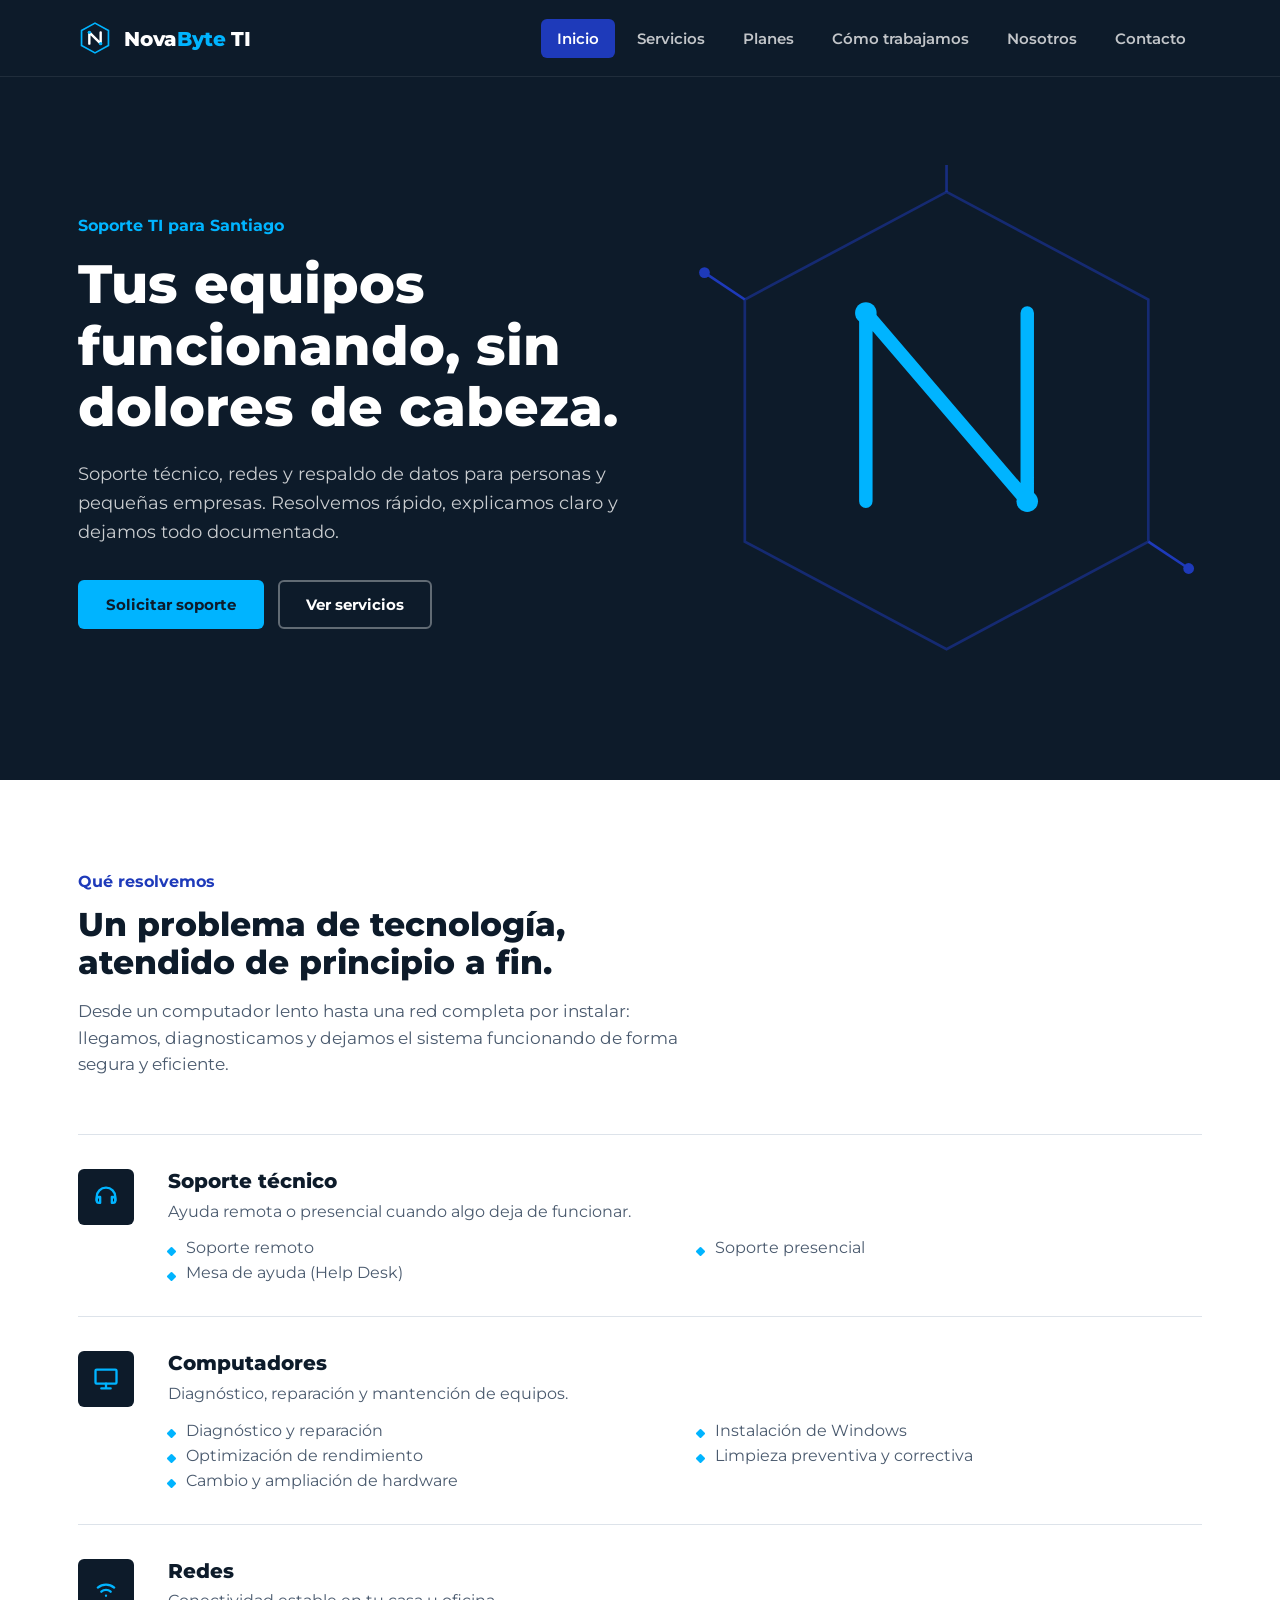
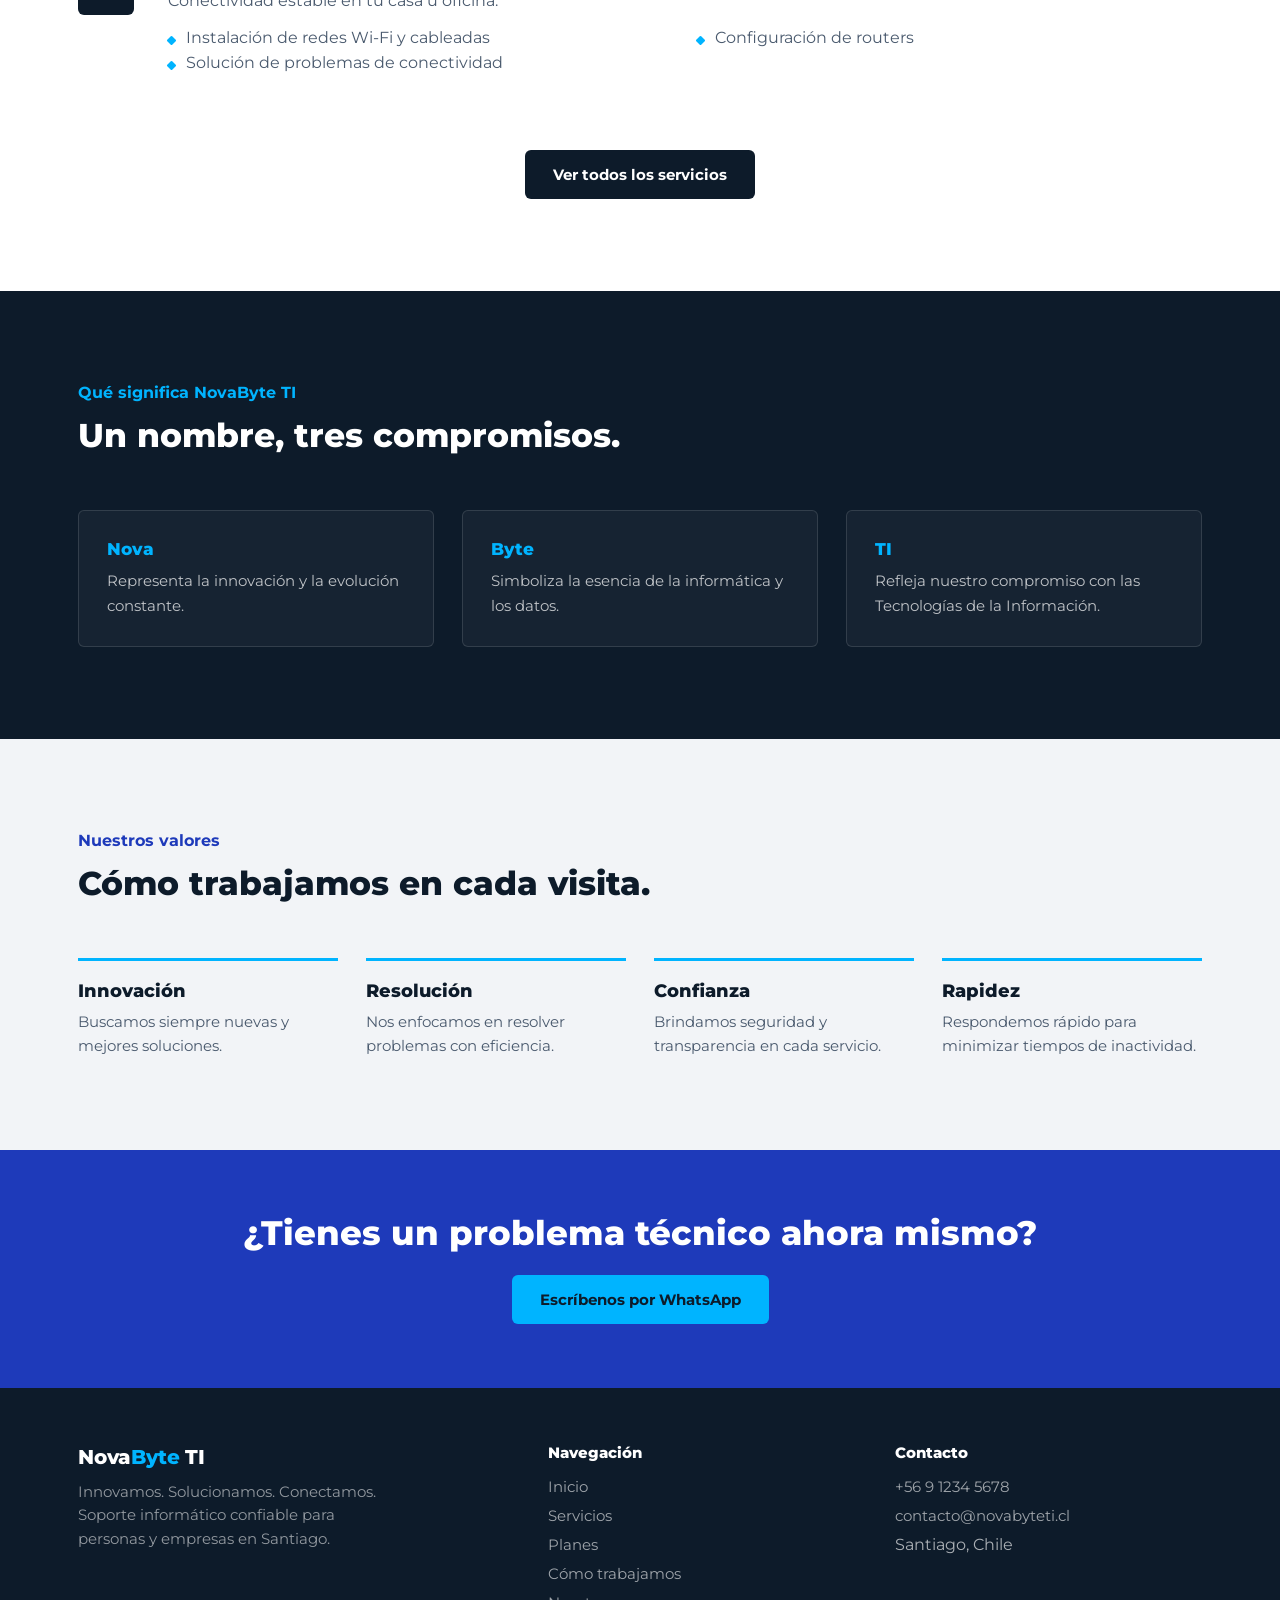
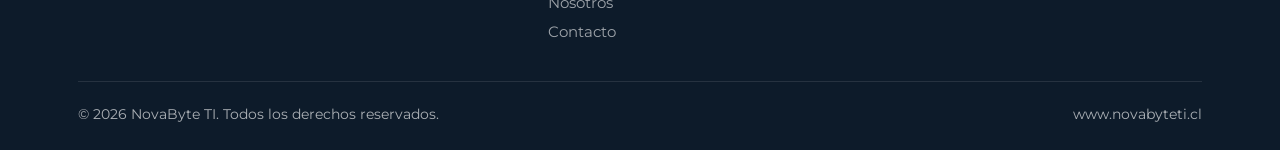
<file: index.html>
<!DOCTYPE html>
<html lang="es">
<head>
<meta charset="UTF-8">
<meta name="viewport" content="width=device-width, initial-scale=1.0">
<title>NovaByte TI — Soporte informático en Santiago</title>
<meta name="description" content="Soporte técnico, redes, Microsoft 365 y respaldo de datos para personas y empresas en Santiago de Chile.">
<link rel="stylesheet" href="css/style.css">
</head>
<body>

<header class="site-header">
  <div class="wrap">
    <a href="index.html" class="brand">
      <svg viewBox="0 0 48 48" fill="none" xmlns="http://www.w3.org/2000/svg">
        <path d="M24 3 L43 13.5 V34.5 L24 45 L5 34.5 V13.5 Z" stroke="#00B4FF" stroke-width="2.4"/>
        <path d="M16 32V16L32 32V16" stroke="#FFFFFF" stroke-width="3.4" stroke-linecap="round" stroke-linejoin="round"/>
        <circle cx="16" cy="16" r="2.4" fill="#00B4FF"/>
        <circle cx="32" cy="32" r="2.4" fill="#00B4FF"/>
      </svg>
      <span class="brand-word">Nova<span>Byte</span> TI</span>
    </a>
    <button class="nav-toggle" aria-label="Abrir menú" aria-expanded="false">
      <svg viewBox="0 0 24 24" fill="none" stroke="currentColor" stroke-width="2"><path d="M3 6h18M3 12h18M3 18h18"/></svg>
    </button>
    <nav class="main-nav">
      <ul>
        <li><a href="index.html" class="active">Inicio</a></li>
        <li><a href="servicios.html">Servicios</a></li>
        <li><a href="planes.html">Planes</a></li>
        <li><a href="proceso.html">Cómo trabajamos</a></li>
        <li><a href="nosotros.html">Nosotros</a></li>
        <li><a href="contacto.html">Contacto</a></li>
      </ul>
    </nav>
  </div>
</header>

<section class="hero">
  <div class="wrap">
    <div class="hero-copy">
      <div class="hero-eyebrow">Soporte TI para Santiago</div>
      <h1>Tus equipos funcionando, sin dolores de cabeza.</h1>
      <p class="lead">Soporte técnico, redes y respaldo de datos para personas y pequeñas empresas. Resolvemos rápido, explicamos claro y dejamos todo documentado.</p>
      <div class="hero-actions">
        <a href="contacto.html" class="btn btn-primary">Solicitar soporte</a>
        <a href="servicios.html" class="btn btn-ghost">Ver servicios</a>
      </div>
    </div>
    <div class="hero-art">
      <svg viewBox="0 0 380 380" fill="none" xmlns="http://www.w3.org/2000/svg">
        <path d="M190 20 L340 100 V280 L190 360 L40 280 V100 Z" stroke="#1E3ABA" stroke-width="2" opacity="0.5"/>
        <path d="M130 250V110L250 250V110" stroke="#00B4FF" stroke-width="10" stroke-linecap="round" stroke-linejoin="round"/>
        <circle cx="130" cy="110" r="8" fill="#00B4FF"/>
        <circle cx="250" cy="250" r="8" fill="#00B4FF"/>
        <line x1="40" y1="100" x2="10" y2="80" stroke="#1E3ABA" stroke-width="2"/>
        <circle cx="10" cy="80" r="4" fill="#1E3ABA"/>
        <line x1="340" y1="280" x2="370" y2="300" stroke="#1E3ABA" stroke-width="2"/>
        <circle cx="370" cy="300" r="4" fill="#1E3ABA"/>
        <line x1="190" y1="20" x2="190" y2="-10" stroke="#1E3ABA" stroke-width="2" opacity="0.6"/>
      </svg>
    </div>
  </div>
</section>

<section class="section-light">
  <div class="wrap">
    <div class="section-head">
      <div class="kicker">Qué resolvemos</div>
      <h2>Un problema de tecnología, atendido de principio a fin.</h2>
      <p>Desde un computador lento hasta una red completa por instalar: llegamos, diagnosticamos y dejamos el sistema funcionando de forma segura y eficiente.</p>
    </div>

    <div class="service-row">
      <div class="service-icon">
        <svg viewBox="0 0 24 24" fill="none" stroke-width="2" stroke-linecap="round" stroke-linejoin="round"><path d="M4 15v-3a8 8 0 0116 0v3"/><path d="M20 15a2 2 0 01-2 2h-1v-5h1a2 2 0 012 2v1zM4 15a2 2 0 002 2h1v-5H6a2 2 0 00-2 2v1z"/></svg>
      </div>
      <div>
        <h3>Soporte técnico</h3>
        <p>Ayuda remota o presencial cuando algo deja de funcionar.</p>
        <ul>
          <li>Soporte remoto</li>
          <li>Soporte presencial</li>
          <li>Mesa de ayuda (Help Desk)</li>
        </ul>
      </div>
    </div>

    <div class="service-row">
      <div class="service-icon">
        <svg viewBox="0 0 24 24" fill="none" stroke-width="2" stroke-linecap="round" stroke-linejoin="round"><rect x="3" y="4" width="18" height="12" rx="1"/><path d="M8 20h8M12 16v4"/></svg>
      </div>
      <div>
        <h3>Computadores</h3>
        <p>Diagnóstico, reparación y mantención de equipos.</p>
        <ul>
          <li>Diagnóstico y reparación</li>
          <li>Instalación de Windows</li>
          <li>Optimización de rendimiento</li>
          <li>Limpieza preventiva y correctiva</li>
          <li>Cambio y ampliación de hardware</li>
        </ul>
      </div>
    </div>

    <div class="service-row">
      <div class="service-icon">
        <svg viewBox="0 0 24 24" fill="none" stroke-width="2" stroke-linecap="round" stroke-linejoin="round"><path d="M5 12.5a11 11 0 0114 0M8 16a6 6 0 018 0M12 19.5h.01"/></svg>
      </div>
      <div>
        <h3>Redes</h3>
        <p>Conectividad estable en tu casa u oficina.</p>
        <ul>
          <li>Instalación de redes Wi-Fi y cableadas</li>
          <li>Configuración de routers</li>
          <li>Solución de problemas de conectividad</li>
        </ul>
      </div>
    </div>

    <div style="text-align:center; margin-top:44px;">
      <a href="servicios.html" class="btn btn-dark">Ver todos los servicios</a>
    </div>
  </div>
</section>

<section class="section-navy">
  <div class="wrap">
    <div class="section-head">
      <div class="kicker">Qué significa NovaByte TI</div>
      <h2>Un nombre, tres compromisos.</h2>
    </div>
    <div class="meaning-row">
      <div class="meaning-item">
        <span class="tag">Nova</span>
        <p>Representa la innovación y la evolución constante.</p>
      </div>
      <div class="meaning-item">
        <span class="tag">Byte</span>
        <p>Simboliza la esencia de la informática y los datos.</p>
      </div>
      <div class="meaning-item">
        <span class="tag">TI</span>
        <p>Refleja nuestro compromiso con las Tecnologías de la Información.</p>
      </div>
    </div>
  </div>
</section>

<section class="section-grey">
  <div class="wrap">
    <div class="section-head">
      <div class="kicker">Nuestros valores</div>
      <h2>Cómo trabajamos en cada visita.</h2>
    </div>
    <div class="values-row">
      <div class="value-item">
        <h3>Innovación</h3>
        <p>Buscamos siempre nuevas y mejores soluciones.</p>
      </div>
      <div class="value-item">
        <h3>Resolución</h3>
        <p>Nos enfocamos en resolver problemas con eficiencia.</p>
      </div>
      <div class="value-item">
        <h3>Confianza</h3>
        <p>Brindamos seguridad y transparencia en cada servicio.</p>
      </div>
      <div class="value-item">
        <h3>Rapidez</h3>
        <p>Respondemos rápido para minimizar tiempos de inactividad.</p>
      </div>
    </div>
  </div>
</section>

<section class="cta-band">
  <div class="wrap">
    <h2>¿Tienes un problema técnico ahora mismo?</h2>
    <a href="contacto.html" class="btn btn-primary">Escríbenos por WhatsApp</a>
  </div>
</section>

<footer class="site-footer">
  <div class="wrap">
    <div class="footer-grid">
      <div>
        <div class="brand-word">Nova<span style="color:#00B4FF">Byte</span> TI</div>
        <p>Innovamos. Solucionamos. Conectamos. Soporte informático confiable para personas y empresas en Santiago.</p>
      </div>
      <div class="footer-col">
        <h4>Navegación</h4>
        <ul>
          <li><a href="index.html">Inicio</a></li>
          <li><a href="servicios.html">Servicios</a></li>
        <li><a href="planes.html">Planes</a></li>
        <li><a href="proceso.html">Cómo trabajamos</a></li>
          <li><a href="nosotros.html">Nosotros</a></li>
          <li><a href="contacto.html">Contacto</a></li>
        </ul>
      </div>
      <div class="footer-col">
        <h4>Contacto</h4>
        <ul>
          <li><a href="tel:+56912345678">+56 9 1234 5678</a></li>
          <li><a href="mailto:contacto@novabyteti.cl">contacto@novabyteti.cl</a></li>
          <li><span>Santiago, Chile</span></li>
        </ul>
      </div>
    </div>
    <div class="footer-bottom">
      <span>© 2026 NovaByte TI. Todos los derechos reservados.</span>
      <span>www.novabyteti.cl</span>
    </div>
  </div>
</footer>

<script src="js/main.js"></script>
</body>
</html>
</file>
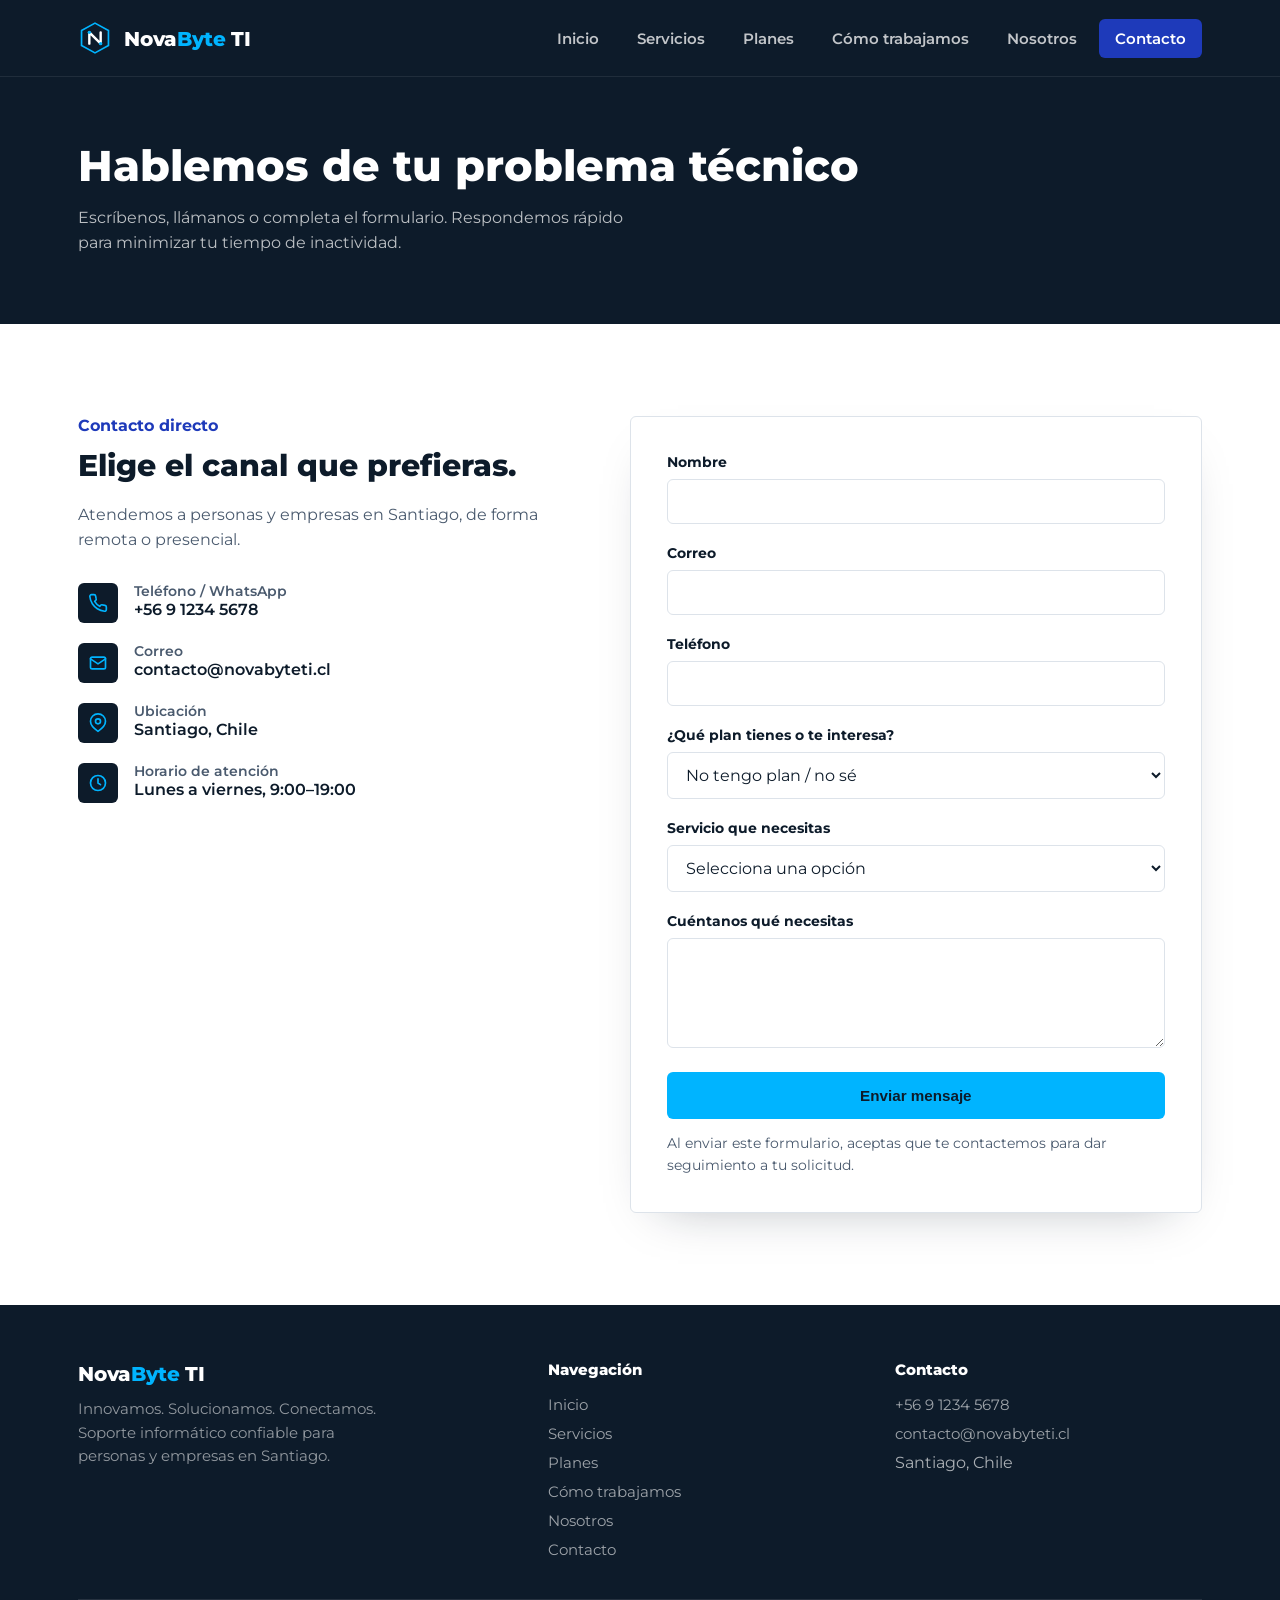
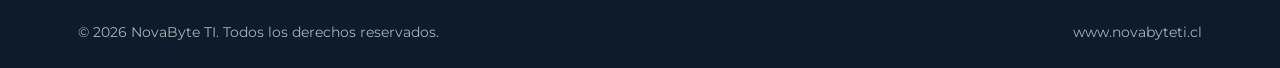
<file: contacto.html>
<!DOCTYPE html>
<html lang="es">
<head>
<meta charset="UTF-8">
<meta name="viewport" content="width=device-width, initial-scale=1.0">
<title>Contacto — NovaByte TI</title>
<meta name="description" content="Contacta a NovaByte TI para soporte técnico en Santiago de Chile. Teléfono, correo y formulario de contacto.">
<link rel="stylesheet" href="css/style.css">
</head>
<body>

<header class="site-header">
  <div class="wrap">
    <a href="index.html" class="brand">
      <svg viewBox="0 0 48 48" fill="none" xmlns="http://www.w3.org/2000/svg">
        <path d="M24 3 L43 13.5 V34.5 L24 45 L5 34.5 V13.5 Z" stroke="#00B4FF" stroke-width="2.4"/>
        <path d="M16 32V16L32 32V16" stroke="#FFFFFF" stroke-width="3.4" stroke-linecap="round" stroke-linejoin="round"/>
        <circle cx="16" cy="16" r="2.4" fill="#00B4FF"/>
        <circle cx="32" cy="32" r="2.4" fill="#00B4FF"/>
      </svg>
      <span class="brand-word">Nova<span>Byte</span> TI</span>
    </a>
    <button class="nav-toggle" aria-label="Abrir menú" aria-expanded="false">
      <svg viewBox="0 0 24 24" fill="none" stroke="currentColor" stroke-width="2"><path d="M3 6h18M3 12h18M3 18h18"/></svg>
    </button>
    <nav class="main-nav">
      <ul>
        <li><a href="index.html">Inicio</a></li>
        <li><a href="servicios.html">Servicios</a></li>
        <li><a href="planes.html">Planes</a></li>
        <li><a href="proceso.html">Cómo trabajamos</a></li>
        <li><a href="nosotros.html">Nosotros</a></li>
        <li><a href="contacto.html" class="active">Contacto</a></li>
      </ul>
    </nav>
  </div>
</header>

<section class="page-hero">
  <div class="wrap">
    <h1>Hablemos de tu problema técnico</h1>
    <p>Escríbenos, llámanos o completa el formulario. Respondemos rápido para minimizar tu tiempo de inactividad.</p>
  </div>
</section>

<section class="section-light">
  <div class="wrap">
    <div class="contact-grid">
      <div class="contact-info">
        <div class="kicker">Contacto directo</div>
        <h2>Elige el canal que prefieras.</h2>
        <p>Atendemos a personas y empresas en Santiago, de forma remota o presencial.</p>
        <ul class="contact-list">
          <li>
            <span class="ci-icon"><svg viewBox="0 0 24 24" fill="none" stroke-width="2" stroke-linecap="round" stroke-linejoin="round"><path d="M22 16.9v3a2 2 0 01-2.2 2 19.8 19.8 0 01-8.6-3 19.5 19.5 0 01-6-6 19.8 19.8 0 01-3-8.7A2 2 0 014.2 2h3a2 2 0 012 1.7c.1 1 .3 2 .6 3a2 2 0 01-.5 2.1L8 10a16 16 0 006 6l1.2-1.3a2 2 0 012.1-.5c1 .3 2 .5 3 .6a2 2 0 011.7 2z"/></svg></span>
            <div><strong>Teléfono / WhatsApp</strong><a href="tel:+56912345678">+56 9 1234 5678</a></div>
          </li>
          <li>
            <span class="ci-icon"><svg viewBox="0 0 24 24" fill="none" stroke-width="2" stroke-linecap="round" stroke-linejoin="round"><rect x="3" y="5" width="18" height="14" rx="2"/><path d="M3 7l9 6 9-6"/></svg></span>
            <div><strong>Correo</strong><a href="mailto:contacto@novabyteti.cl">contacto@novabyteti.cl</a></div>
          </li>
          <li>
            <span class="ci-icon"><svg viewBox="0 0 24 24" fill="none" stroke-width="2" stroke-linecap="round" stroke-linejoin="round"><path d="M21 10c0 6-9 12-9 12s-9-6-9-12a9 9 0 0118 0z"/><circle cx="12" cy="10" r="3"/></svg></span>
            <div><strong>Ubicación</strong><span>Santiago, Chile</span></div>
          </li>
          <li>
            <span class="ci-icon"><svg viewBox="0 0 24 24" fill="none" stroke-width="2" stroke-linecap="round" stroke-linejoin="round"><circle cx="12" cy="12" r="9"/><path d="M12 7v5l3 2"/></svg></span>
            <div><strong>Horario de atención</strong><span>Lunes a viernes, 9:00–19:00</span></div>
          </li>
        </ul>
      </div>

      <div class="form-card">
        <form id="contact-form">
          <div class="field">
            <label for="nombre">Nombre</label>
            <input type="text" id="nombre" name="nombre" required>
          </div>
          <div class="field">
            <label for="email">Correo</label>
            <input type="email" id="email" name="email" required>
          </div>
          <div class="field">
            <label for="telefono">Teléfono</label>
            <input type="tel" id="telefono" name="telefono">
          </div>
          <div class="field">
            <label for="plan">¿Qué plan tienes o te interesa?</label>
            <select id="plan" name="plan">
              <option value="todos">No tengo plan / no sé</option>
              <option value="essential">Essential</option>
              <option value="business">Business</option>
              <option value="enterprise">Enterprise</option>
            </select>
          </div>
          <div class="field">
            <label for="servicio">Servicio que necesitas</label>
            <select id="servicio" name="servicio">
              <option value="">Selecciona una opción</option>
            </select>
          </div>
          <div class="field">
            <label for="mensaje">Cuéntanos qué necesitas</label>
            <textarea id="mensaje" name="mensaje" required></textarea>
          </div>
          <button type="submit" class="btn btn-primary" style="width:100%; justify-content:center;">Enviar mensaje</button>
          <p class="form-note">Al enviar este formulario, aceptas que te contactemos para dar seguimiento a tu solicitud.</p>
          <p class="form-status" id="form-status" role="status"></p>
        </form>
      </div>
    </div>
  </div>
</section>

<footer class="site-footer">
  <div class="wrap">
    <div class="footer-grid">
      <div>
        <div class="brand-word">Nova<span style="color:#00B4FF">Byte</span> TI</div>
        <p>Innovamos. Solucionamos. Conectamos. Soporte informático confiable para personas y empresas en Santiago.</p>
      </div>
      <div class="footer-col">
        <h4>Navegación</h4>
        <ul>
          <li><a href="index.html">Inicio</a></li>
          <li><a href="servicios.html">Servicios</a></li>
        <li><a href="planes.html">Planes</a></li>
        <li><a href="proceso.html">Cómo trabajamos</a></li>
          <li><a href="nosotros.html">Nosotros</a></li>
          <li><a href="contacto.html">Contacto</a></li>
        </ul>
      </div>
      <div class="footer-col">
        <h4>Contacto</h4>
        <ul>
          <li><a href="tel:+56912345678">+56 9 1234 5678</a></li>
          <li><a href="mailto:contacto@novabyteti.cl">contacto@novabyteti.cl</a></li>
          <li><span>Santiago, Chile</span></li>
        </ul>
      </div>
    </div>
    <div class="footer-bottom">
      <span>© 2026 NovaByte TI. Todos los derechos reservados.</span>
      <span>www.novabyteti.cl</span>
    </div>
  </div>
</footer>

<script src="js/main.js"></script>
</body>
</html>
</file>
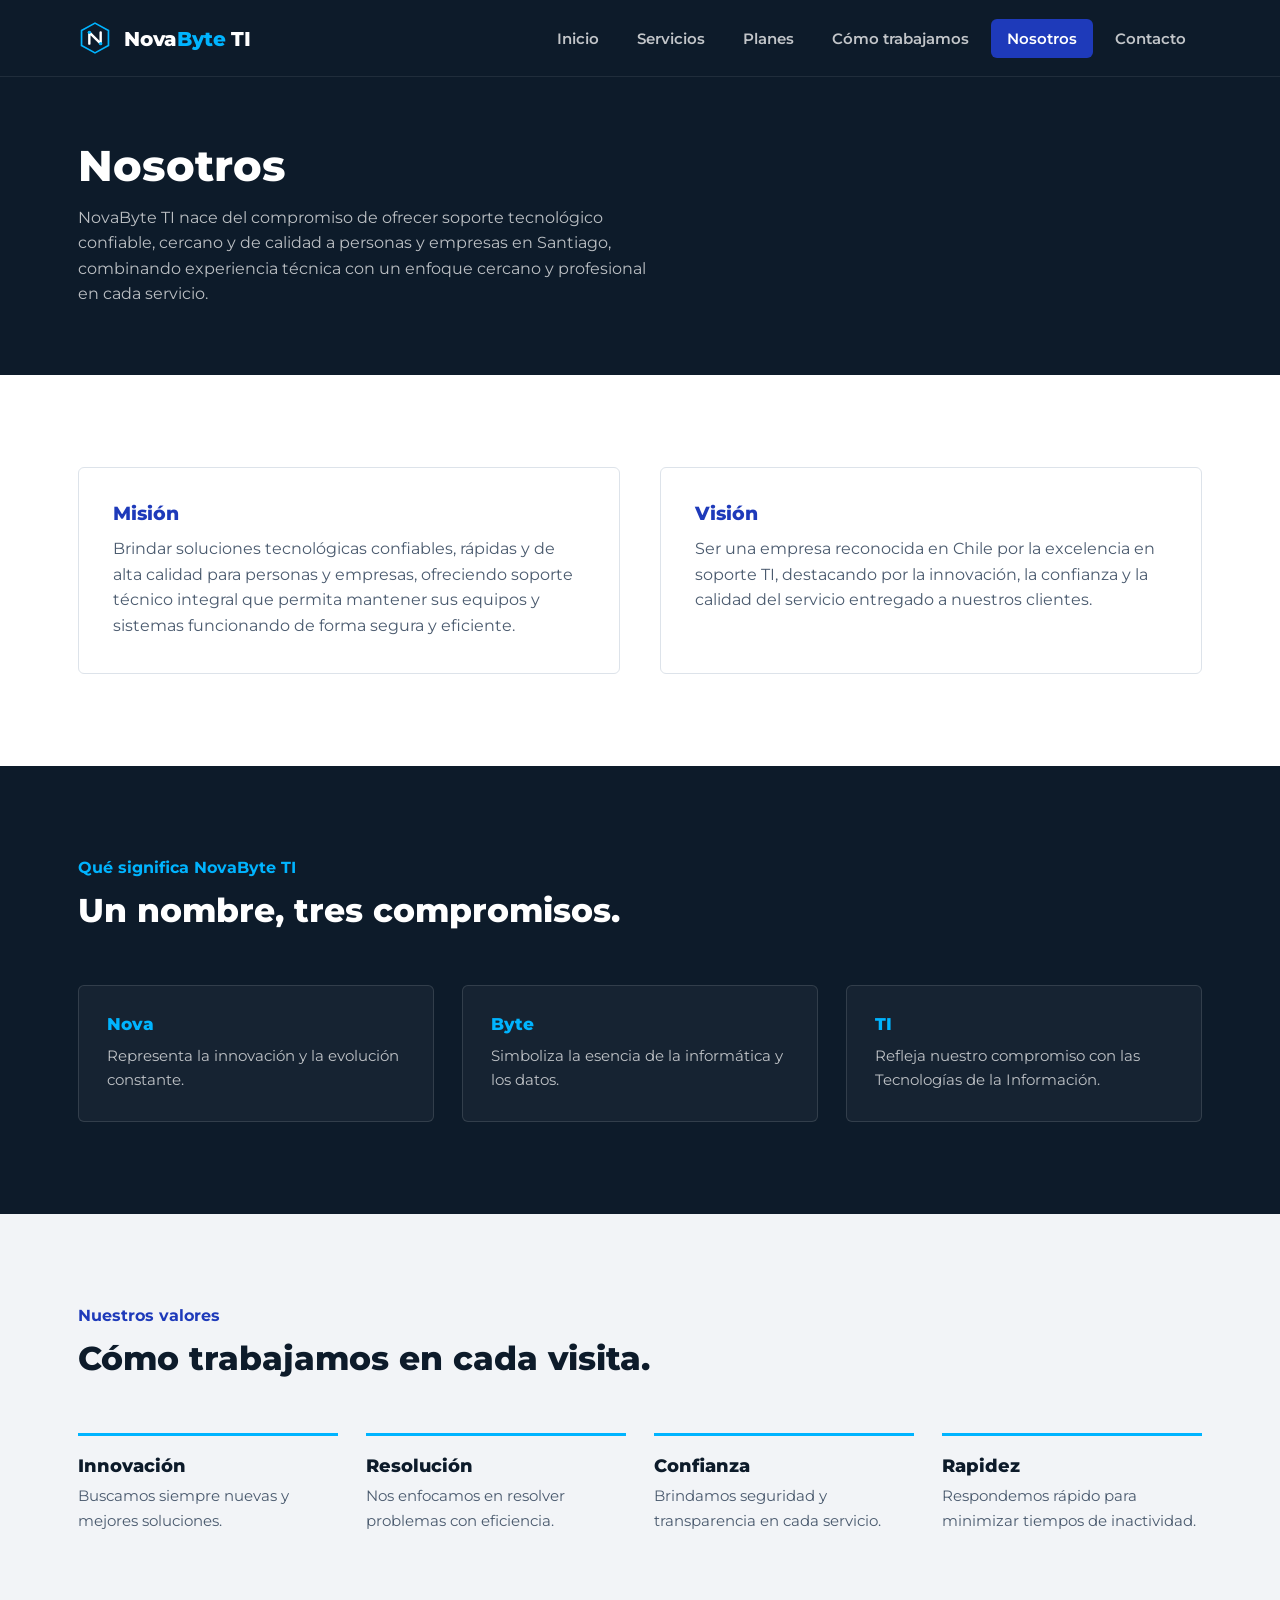
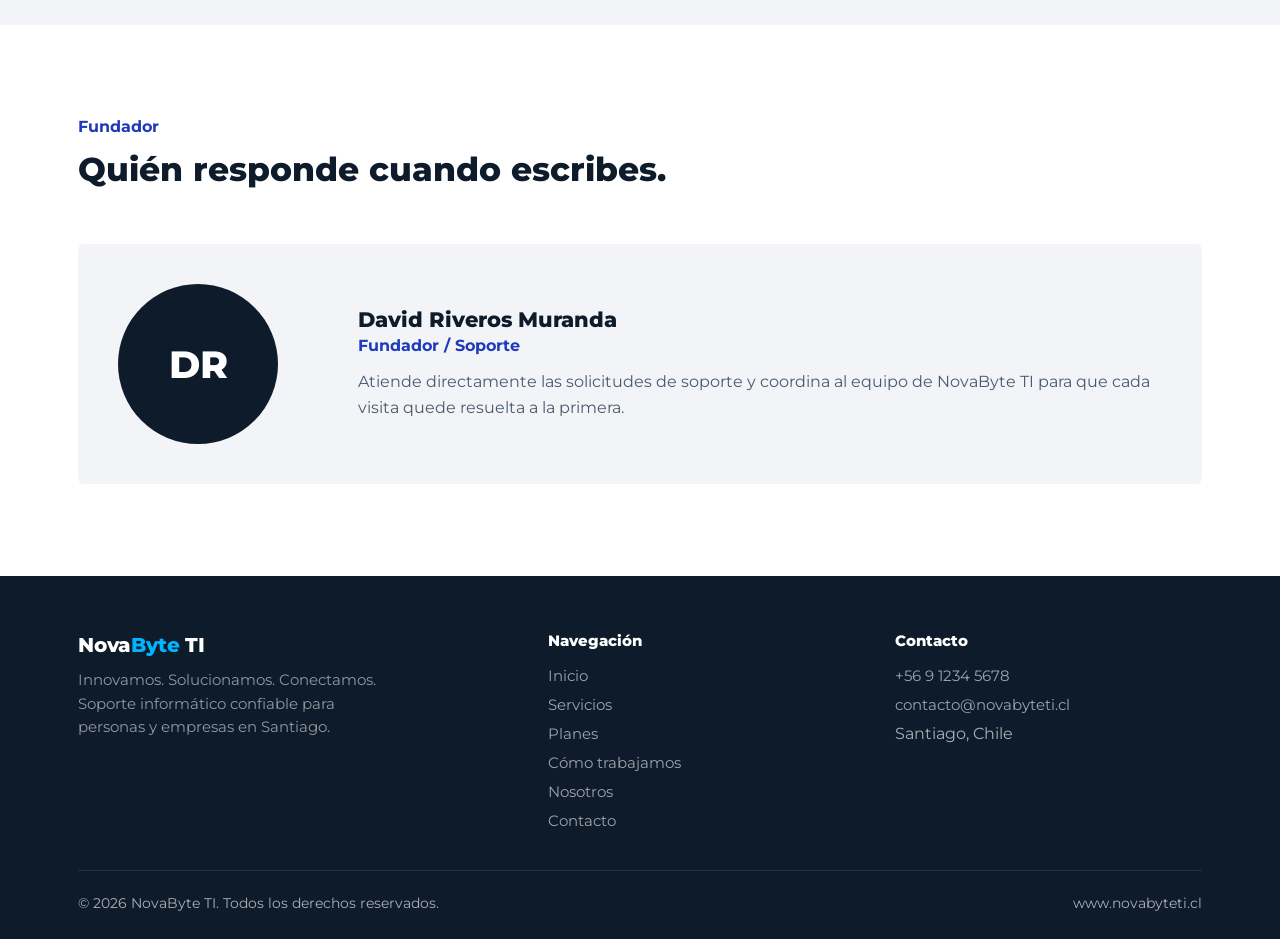
<file: nosotros.html>
<!DOCTYPE html>
<html lang="es">
<head>
<meta charset="UTF-8">
<meta name="viewport" content="width=device-width, initial-scale=1.0">
<title>Nosotros — NovaByte TI</title>
<meta name="description" content="Conoce la misión, visión y valores de NovaByte TI, empresa de soporte informático en Santiago de Chile.">
<link rel="stylesheet" href="css/style.css">
</head>
<body>

<header class="site-header">
  <div class="wrap">
    <a href="index.html" class="brand">
      <svg viewBox="0 0 48 48" fill="none" xmlns="http://www.w3.org/2000/svg">
        <path d="M24 3 L43 13.5 V34.5 L24 45 L5 34.5 V13.5 Z" stroke="#00B4FF" stroke-width="2.4"/>
        <path d="M16 32V16L32 32V16" stroke="#FFFFFF" stroke-width="3.4" stroke-linecap="round" stroke-linejoin="round"/>
        <circle cx="16" cy="16" r="2.4" fill="#00B4FF"/>
        <circle cx="32" cy="32" r="2.4" fill="#00B4FF"/>
      </svg>
      <span class="brand-word">Nova<span>Byte</span> TI</span>
    </a>
    <button class="nav-toggle" aria-label="Abrir menú" aria-expanded="false">
      <svg viewBox="0 0 24 24" fill="none" stroke="currentColor" stroke-width="2"><path d="M3 6h18M3 12h18M3 18h18"/></svg>
    </button>
    <nav class="main-nav">
      <ul>
        <li><a href="index.html">Inicio</a></li>
        <li><a href="servicios.html">Servicios</a></li>
        <li><a href="planes.html">Planes</a></li>
        <li><a href="proceso.html">Cómo trabajamos</a></li>
        <li><a href="nosotros.html" class="active">Nosotros</a></li>
        <li><a href="contacto.html">Contacto</a></li>
      </ul>
    </nav>
  </div>
</header>

<section class="page-hero">
  <div class="wrap">
    <h1>Nosotros</h1>
    <p>NovaByte TI nace del compromiso de ofrecer soporte tecnológico confiable, cercano y de calidad a personas y empresas en Santiago, combinando experiencia técnica con un enfoque cercano y profesional en cada servicio.</p>
  </div>
</section>

<section class="section-light">
  <div class="wrap">
    <div class="mv-grid">
      <div class="mv-card">
        <h3>Misión</h3>
        <p>Brindar soluciones tecnológicas confiables, rápidas y de alta calidad para personas y empresas, ofreciendo soporte técnico integral que permita mantener sus equipos y sistemas funcionando de forma segura y eficiente.</p>
      </div>
      <div class="mv-card">
        <h3>Visión</h3>
        <p>Ser una empresa reconocida en Chile por la excelencia en soporte TI, destacando por la innovación, la confianza y la calidad del servicio entregado a nuestros clientes.</p>
      </div>
    </div>
  </div>
</section>

<section class="section-navy">
  <div class="wrap">
    <div class="section-head">
      <div class="kicker">Qué significa NovaByte TI</div>
      <h2>Un nombre, tres compromisos.</h2>
    </div>
    <div class="meaning-row">
      <div class="meaning-item">
        <span class="tag">Nova</span>
        <p>Representa la innovación y la evolución constante.</p>
      </div>
      <div class="meaning-item">
        <span class="tag">Byte</span>
        <p>Simboliza la esencia de la informática y los datos.</p>
      </div>
      <div class="meaning-item">
        <span class="tag">TI</span>
        <p>Refleja nuestro compromiso con las Tecnologías de la Información.</p>
      </div>
    </div>
  </div>
</section>

<section class="section-grey">
  <div class="wrap">
    <div class="section-head">
      <div class="kicker">Nuestros valores</div>
      <h2>Cómo trabajamos en cada visita.</h2>
    </div>
    <div class="values-row">
      <div class="value-item">
        <h3>Innovación</h3>
        <p>Buscamos siempre nuevas y mejores soluciones.</p>
      </div>
      <div class="value-item">
        <h3>Resolución</h3>
        <p>Nos enfocamos en resolver problemas con eficiencia.</p>
      </div>
      <div class="value-item">
        <h3>Confianza</h3>
        <p>Brindamos seguridad y transparencia en cada servicio.</p>
      </div>
      <div class="value-item">
        <h3>Rapidez</h3>
        <p>Respondemos rápido para minimizar tiempos de inactividad.</p>
      </div>
    </div>
  </div>
</section>

<section class="section-light">
  <div class="wrap">
    <div class="section-head">
      <div class="kicker">Fundador</div>
      <h2>Quién responde cuando escribes.</h2>
    </div>
    <div class="founder">
      <div class="founder-avatar">DR</div>
      <div>
        <h3>David Riveros Muranda</h3>
        <span class="role">Fundador / Soporte</span>
        <p>Atiende directamente las solicitudes de soporte y coordina al equipo de NovaByte TI para que cada visita quede resuelta a la primera.</p>
      </div>
    </div>
  </div>
</section>

<footer class="site-footer">
  <div class="wrap">
    <div class="footer-grid">
      <div>
        <div class="brand-word">Nova<span style="color:#00B4FF">Byte</span> TI</div>
        <p>Innovamos. Solucionamos. Conectamos. Soporte informático confiable para personas y empresas en Santiago.</p>
      </div>
      <div class="footer-col">
        <h4>Navegación</h4>
        <ul>
          <li><a href="index.html">Inicio</a></li>
          <li><a href="servicios.html">Servicios</a></li>
        <li><a href="planes.html">Planes</a></li>
        <li><a href="proceso.html">Cómo trabajamos</a></li>
          <li><a href="nosotros.html">Nosotros</a></li>
          <li><a href="contacto.html">Contacto</a></li>
        </ul>
      </div>
      <div class="footer-col">
        <h4>Contacto</h4>
        <ul>
          <li><a href="tel:+56912345678">+56 9 1234 5678</a></li>
          <li><a href="mailto:contacto@novabyteti.cl">contacto@novabyteti.cl</a></li>
          <li><span>Santiago, Chile</span></li>
        </ul>
      </div>
    </div>
    <div class="footer-bottom">
      <span>© 2026 NovaByte TI. Todos los derechos reservados.</span>
      <span>www.novabyteti.cl</span>
    </div>
  </div>
</footer>

<script src="js/main.js"></script>
</body>
</html>
</file>
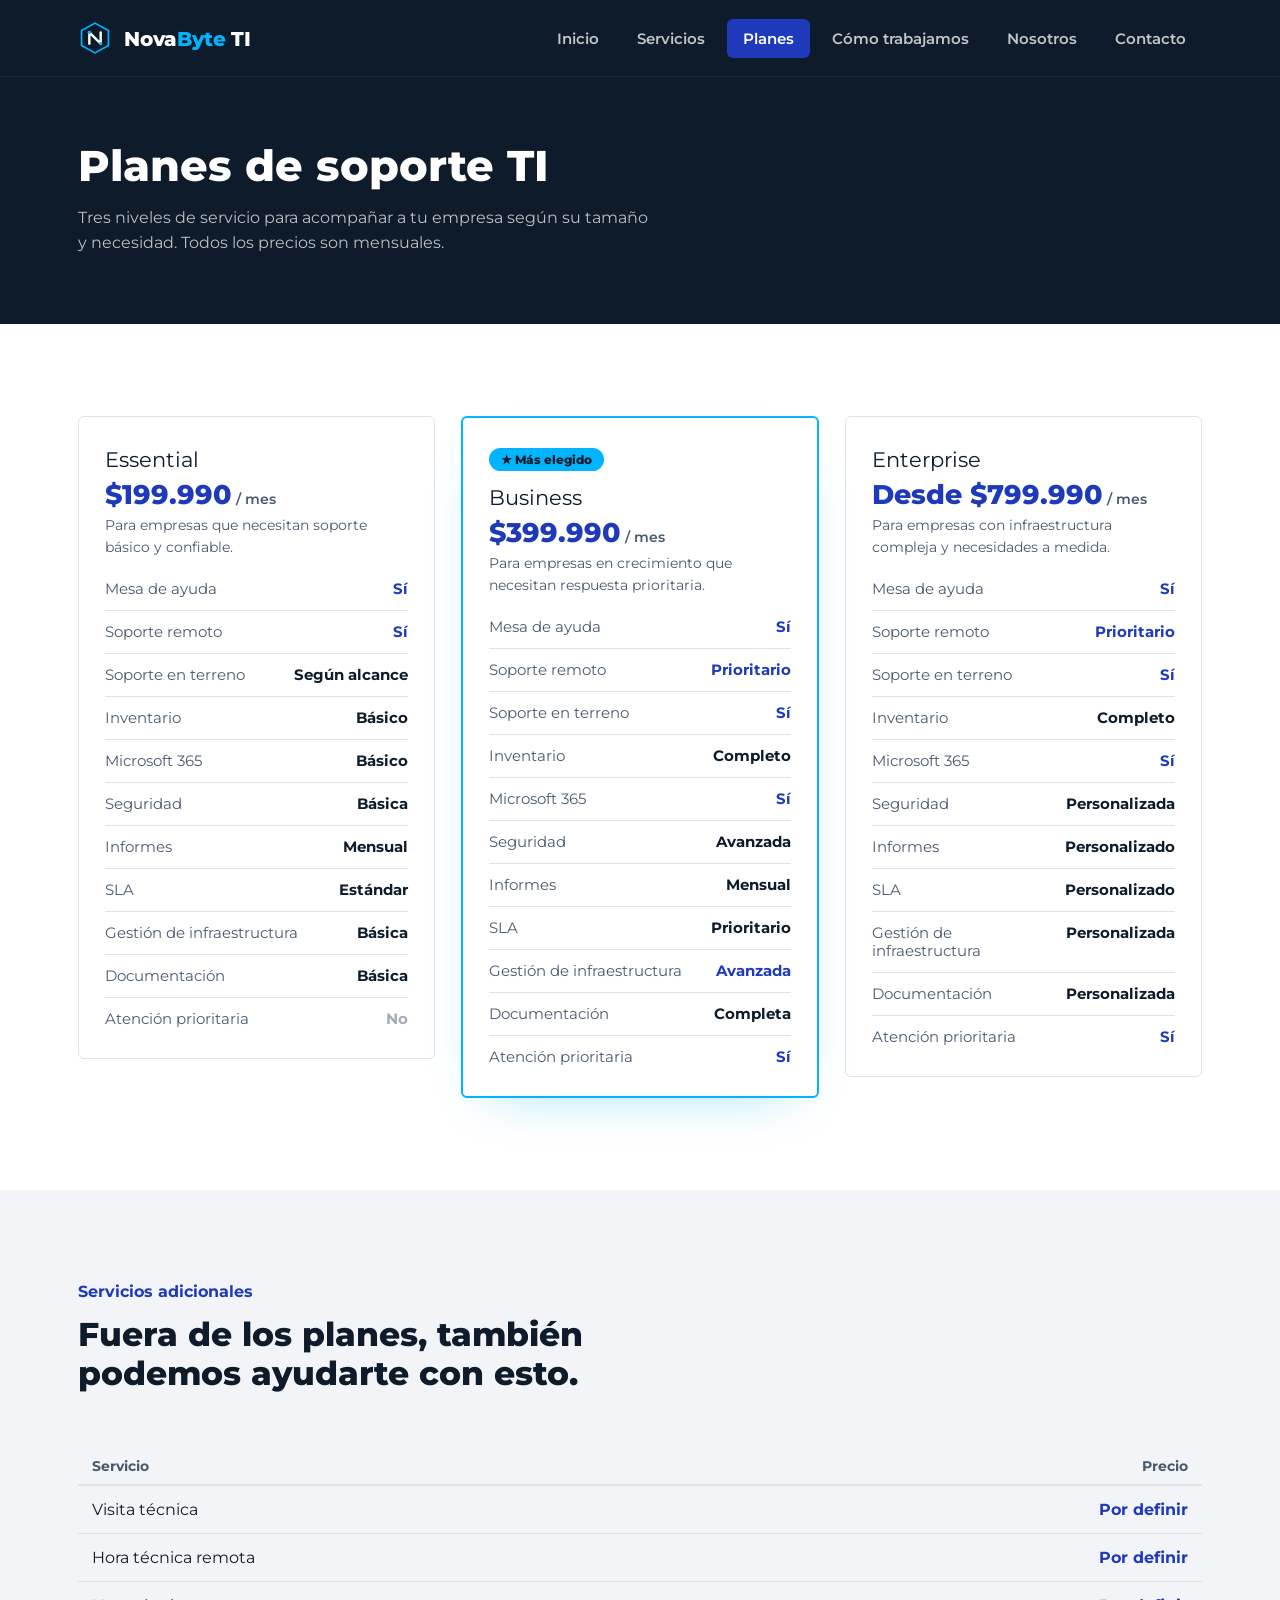
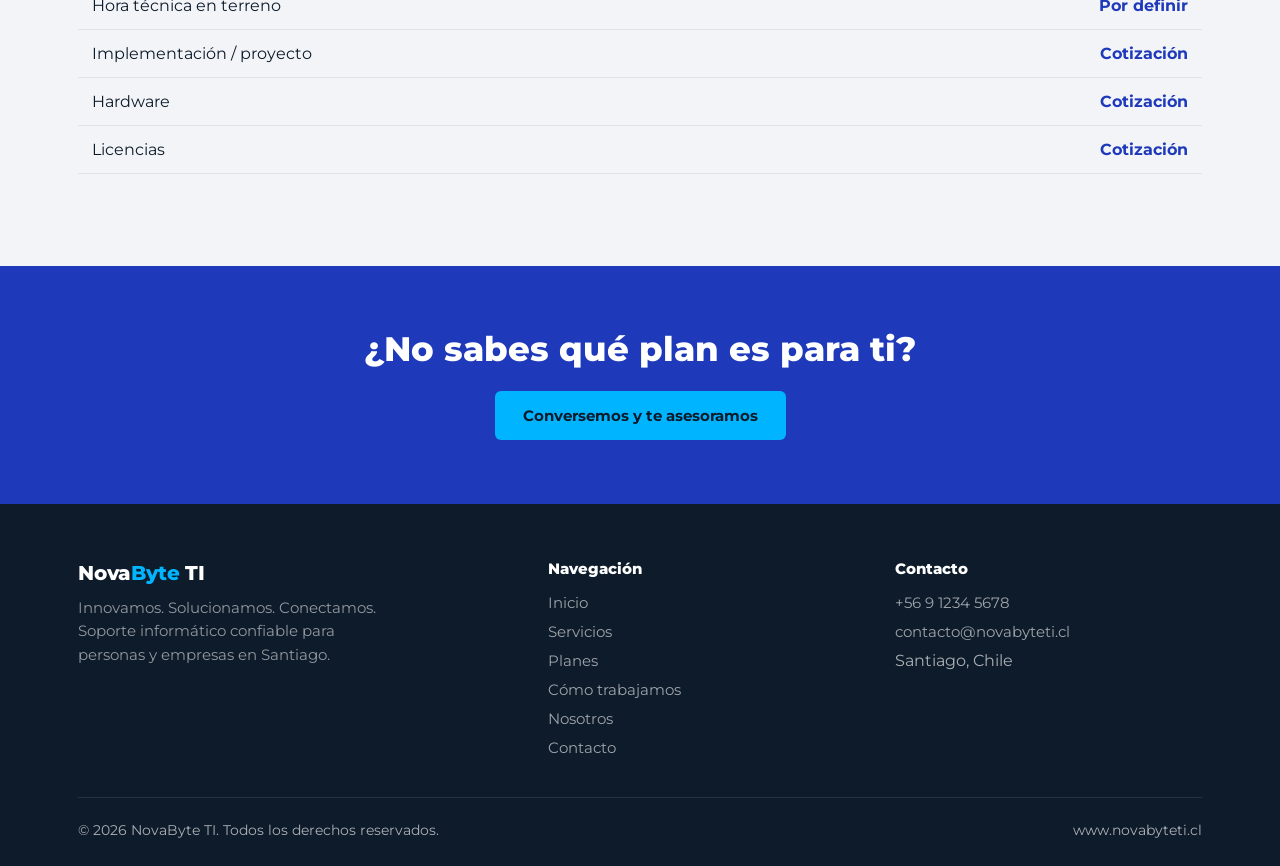
<file: planes.html>
<!DOCTYPE html>
<html lang="es">
<head>
<meta charset="UTF-8">
<meta name="viewport" content="width=device-width, initial-scale=1.0">
<title>Planes de soporte TI — NovaByte TI</title>
<meta name="description" content="Planes de soporte TI para empresas: Essential, Business y Enterprise. Mesa de ayuda, soporte remoto y en terreno, Microsoft 365, seguridad y más.">
<link rel="stylesheet" href="css/style.css">
</head>
<body>

<header class="site-header">
  <div class="wrap">
    <a href="index.html" class="brand">
      <svg viewBox="0 0 48 48" fill="none" xmlns="http://www.w3.org/2000/svg">
        <path d="M24 3 L43 13.5 V34.5 L24 45 L5 34.5 V13.5 Z" stroke="#00B4FF" stroke-width="2.4"/>
        <path d="M16 32V16L32 32V16" stroke="#FFFFFF" stroke-width="3.4" stroke-linecap="round" stroke-linejoin="round"/>
        <circle cx="16" cy="16" r="2.4" fill="#00B4FF"/>
        <circle cx="32" cy="32" r="2.4" fill="#00B4FF"/>
      </svg>
      <span class="brand-word">Nova<span>Byte</span> TI</span>
    </a>
    <button class="nav-toggle" aria-label="Abrir menú" aria-expanded="false">
      <svg viewBox="0 0 24 24" fill="none" stroke="currentColor" stroke-width="2"><path d="M3 6h18M3 12h18M3 18h18"/></svg>
    </button>
    <nav class="main-nav">
      <ul>
        <li><a href="index.html">Inicio</a></li>
        <li><a href="servicios.html">Servicios</a></li>
        <li><a href="planes.html" class="active">Planes</a></li>
        <li><a href="proceso.html">Cómo trabajamos</a></li>
        <li><a href="nosotros.html">Nosotros</a></li>
        <li><a href="contacto.html">Contacto</a></li>
      </ul>
    </nav>
  </div>
</header>

<section class="page-hero">
  <div class="wrap">
    <h1>Planes de soporte TI</h1>
    <p>Tres niveles de servicio para acompañar a tu empresa según su tamaño y necesidad. Todos los precios son mensuales.</p>
  </div>
</section>

<section class="section-light">
  <div class="wrap">

    <div class="plans-grid">

      <div class="plan-card">
        <div class="plan-name">Essential</div>
        <div class="plan-price">$199.990<span> / mes</span></div>
        <p class="plan-note">Para empresas que necesitan soporte básico y confiable.</p>
        <ul class="plan-features">
          <li><span class="feat-label">Mesa de ayuda</span><span class="feat-value feat-yes">Sí</span></li>
          <li><span class="feat-label">Soporte remoto</span><span class="feat-value feat-yes">Sí</span></li>
          <li><span class="feat-label">Soporte en terreno</span><span class="feat-value">Según alcance</span></li>
          <li><span class="feat-label">Inventario</span><span class="feat-value">Básico</span></li>
          <li><span class="feat-label">Microsoft 365</span><span class="feat-value">Básico</span></li>
          <li><span class="feat-label">Seguridad</span><span class="feat-value">Básica</span></li>
          <li><span class="feat-label">Informes</span><span class="feat-value">Mensual</span></li>
          <li><span class="feat-label">SLA</span><span class="feat-value">Estándar</span></li>
          <li><span class="feat-label">Gestión de infraestructura</span><span class="feat-value">Básica</span></li>
          <li><span class="feat-label">Documentación</span><span class="feat-value">Básica</span></li>
          <li><span class="feat-label">Atención prioritaria</span><span class="feat-value feat-no">No</span></li>
        </ul>
      </div>

      <div class="plan-card featured">
        <span class="plan-badge">★ Más elegido</span>
        <div class="plan-name">Business</div>
        <div class="plan-price">$399.990<span> / mes</span></div>
        <p class="plan-note">Para empresas en crecimiento que necesitan respuesta prioritaria.</p>
        <ul class="plan-features">
          <li><span class="feat-label">Mesa de ayuda</span><span class="feat-value feat-yes">Sí</span></li>
          <li><span class="feat-label">Soporte remoto</span><span class="feat-value feat-yes">Prioritario</span></li>
          <li><span class="feat-label">Soporte en terreno</span><span class="feat-value feat-yes">Sí</span></li>
          <li><span class="feat-label">Inventario</span><span class="feat-value">Completo</span></li>
          <li><span class="feat-label">Microsoft 365</span><span class="feat-value feat-yes">Sí</span></li>
          <li><span class="feat-label">Seguridad</span><span class="feat-value">Avanzada</span></li>
          <li><span class="feat-label">Informes</span><span class="feat-value">Mensual</span></li>
          <li><span class="feat-label">SLA</span><span class="feat-value">Prioritario</span></li>
          <li><span class="feat-label">Gestión de infraestructura</span><span class="feat-value feat-yes">Avanzada</span></li>
          <li><span class="feat-label">Documentación</span><span class="feat-value">Completa</span></li>
          <li><span class="feat-label">Atención prioritaria</span><span class="feat-value feat-yes">Sí</span></li>
        </ul>
      </div>

      <div class="plan-card">
        <div class="plan-name">Enterprise</div>
        <div class="plan-price">Desde $799.990<span> / mes</span></div>
        <p class="plan-note">Para empresas con infraestructura compleja y necesidades a medida.</p>
        <ul class="plan-features">
          <li><span class="feat-label">Mesa de ayuda</span><span class="feat-value feat-yes">Sí</span></li>
          <li><span class="feat-label">Soporte remoto</span><span class="feat-value feat-yes">Prioritario</span></li>
          <li><span class="feat-label">Soporte en terreno</span><span class="feat-value feat-yes">Sí</span></li>
          <li><span class="feat-label">Inventario</span><span class="feat-value">Completo</span></li>
          <li><span class="feat-label">Microsoft 365</span><span class="feat-value feat-yes">Sí</span></li>
          <li><span class="feat-label">Seguridad</span><span class="feat-value">Personalizada</span></li>
          <li><span class="feat-label">Informes</span><span class="feat-value">Personalizado</span></li>
          <li><span class="feat-label">SLA</span><span class="feat-value">Personalizado</span></li>
          <li><span class="feat-label">Gestión de infraestructura</span><span class="feat-value">Personalizada</span></li>
          <li><span class="feat-label">Documentación</span><span class="feat-value">Personalizada</span></li>
          <li><span class="feat-label">Atención prioritaria</span><span class="feat-value feat-yes">Sí</span></li>
        </ul>
      </div>

    </div>

  </div>
</section>

<section class="section-grey">
  <div class="wrap">
    <div class="section-head">
      <div class="kicker">Servicios adicionales</div>
      <h2>Fuera de los planes, también podemos ayudarte con esto.</h2>
    </div>

    <table class="addons-table">
      <thead>
        <tr>
          <th>Servicio</th>
          <th>Precio</th>
        </tr>
      </thead>
      <tbody>
        <tr><td>Visita técnica</td><td>Por definir</td></tr>
        <tr><td>Hora técnica remota</td><td>Por definir</td></tr>
        <tr><td>Hora técnica en terreno</td><td>Por definir</td></tr>
        <tr><td>Implementación / proyecto</td><td>Cotización</td></tr>
        <tr><td>Hardware</td><td>Cotización</td></tr>
        <tr><td>Licencias</td><td>Cotización</td></tr>
      </tbody>
    </table>
  </div>
</section>

<section class="cta-band">
  <div class="wrap">
    <h2>¿No sabes qué plan es para ti?</h2>
    <a href="contacto.html" class="btn btn-primary">Conversemos y te asesoramos</a>
  </div>
</section>

<footer class="site-footer">
  <div class="wrap">
    <div class="footer-grid">
      <div>
        <div class="brand-word">Nova<span style="color:#00B4FF">Byte</span> TI</div>
        <p>Innovamos. Solucionamos. Conectamos. Soporte informático confiable para personas y empresas en Santiago.</p>
      </div>
      <div class="footer-col">
        <h4>Navegación</h4>
        <ul>
          <li><a href="index.html">Inicio</a></li>
          <li><a href="servicios.html">Servicios</a></li>
          <li><a href="planes.html">Planes</a></li>
          <li><a href="proceso.html">Cómo trabajamos</a></li>
          <li><a href="nosotros.html">Nosotros</a></li>
          <li><a href="contacto.html">Contacto</a></li>
        </ul>
      </div>
      <div class="footer-col">
        <h4>Contacto</h4>
        <ul>
          <li><a href="tel:+56912345678">+56 9 1234 5678</a></li>
          <li><a href="mailto:contacto@novabyteti.cl">contacto@novabyteti.cl</a></li>
          <li><span>Santiago, Chile</span></li>
        </ul>
      </div>
    </div>
    <div class="footer-bottom">
      <span>© 2026 NovaByte TI. Todos los derechos reservados.</span>
      <span>www.novabyteti.cl</span>
    </div>
  </div>
</footer>

<script src="js/main.js"></script>
</body>
</html>
</file>
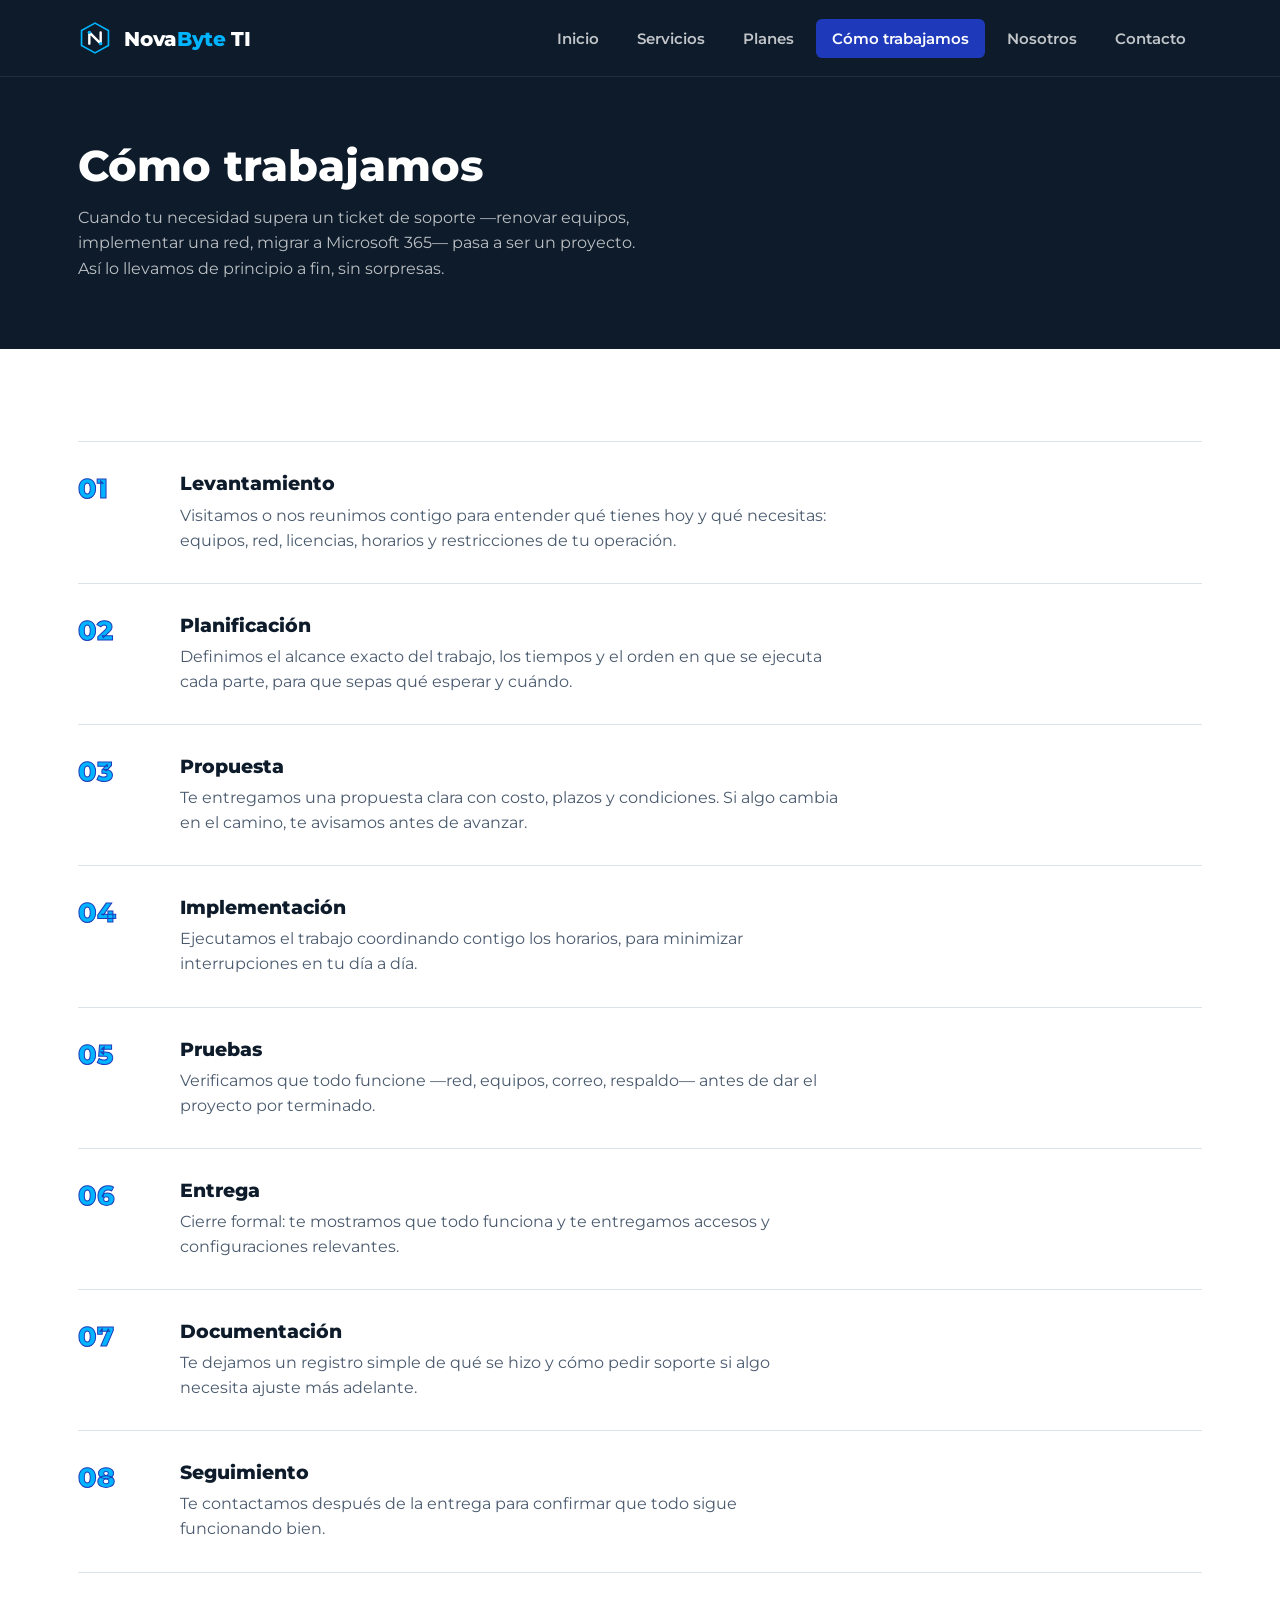
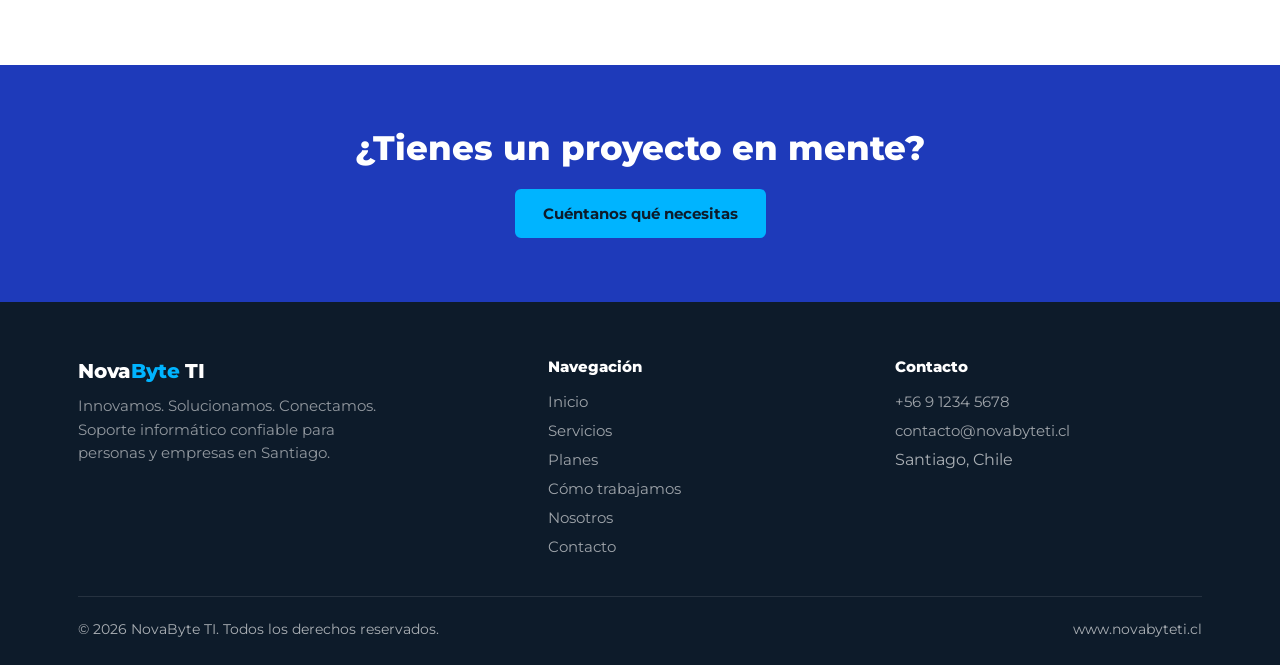
<file: proceso.html>
<!DOCTYPE html>
<html lang="es">
<head>
<meta charset="UTF-8">
<meta name="viewport" content="width=device-width, initial-scale=1.0">
<title>Cómo trabajamos — NovaByte TI</title>
<meta name="description" content="Nuestro proceso para proyectos e implementaciones: de la primera visita a la entrega final, sin sorpresas.">
<link rel="stylesheet" href="css/style.css">
</head>
<body>

<header class="site-header">
  <div class="wrap">
    <a href="index.html" class="brand">
      <svg viewBox="0 0 48 48" fill="none" xmlns="http://www.w3.org/2000/svg">
        <path d="M24 3 L43 13.5 V34.5 L24 45 L5 34.5 V13.5 Z" stroke="#00B4FF" stroke-width="2.4"/>
        <path d="M16 32V16L32 32V16" stroke="#FFFFFF" stroke-width="3.4" stroke-linecap="round" stroke-linejoin="round"/>
        <circle cx="16" cy="16" r="2.4" fill="#00B4FF"/>
        <circle cx="32" cy="32" r="2.4" fill="#00B4FF"/>
      </svg>
      <span class="brand-word">Nova<span>Byte</span> TI</span>
    </a>
    <button class="nav-toggle" aria-label="Abrir menú" aria-expanded="false">
      <svg viewBox="0 0 24 24" fill="none" stroke="currentColor" stroke-width="2"><path d="M3 6h18M3 12h18M3 18h18"/></svg>
    </button>
    <nav class="main-nav">
      <ul>
        <li><a href="index.html">Inicio</a></li>
        <li><a href="servicios.html">Servicios</a></li>
        <li><a href="planes.html">Planes</a></li>
        <li><a href="proceso.html" class="active">Cómo trabajamos</a></li>
        <li><a href="nosotros.html">Nosotros</a></li>
        <li><a href="contacto.html">Contacto</a></li>
      </ul>
    </nav>
  </div>
</header>

<section class="page-hero">
  <div class="wrap">
    <h1>Cómo trabajamos</h1>
    <p>Cuando tu necesidad supera un ticket de soporte —renovar equipos, implementar una red, migrar a Microsoft 365— pasa a ser un proyecto. Así lo llevamos de principio a fin, sin sorpresas.</p>
  </div>
</section>

<section class="section-light">
  <div class="wrap">

    <div class="process-step">
      <div class="process-num">01</div>
      <div>
        <h3>Levantamiento</h3>
        <p>Visitamos o nos reunimos contigo para entender qué tienes hoy y qué necesitas: equipos, red, licencias, horarios y restricciones de tu operación.</p>
      </div>
    </div>

    <div class="process-step">
      <div class="process-num">02</div>
      <div>
        <h3>Planificación</h3>
        <p>Definimos el alcance exacto del trabajo, los tiempos y el orden en que se ejecuta cada parte, para que sepas qué esperar y cuándo.</p>
      </div>
    </div>

    <div class="process-step">
      <div class="process-num">03</div>
      <div>
        <h3>Propuesta</h3>
        <p>Te entregamos una propuesta clara con costo, plazos y condiciones. Si algo cambia en el camino, te avisamos antes de avanzar.</p>
      </div>
    </div>

    <div class="process-step">
      <div class="process-num">04</div>
      <div>
        <h3>Implementación</h3>
        <p>Ejecutamos el trabajo coordinando contigo los horarios, para minimizar interrupciones en tu día a día.</p>
      </div>
    </div>

    <div class="process-step">
      <div class="process-num">05</div>
      <div>
        <h3>Pruebas</h3>
        <p>Verificamos que todo funcione —red, equipos, correo, respaldo— antes de dar el proyecto por terminado.</p>
      </div>
    </div>

    <div class="process-step">
      <div class="process-num">06</div>
      <div>
        <h3>Entrega</h3>
        <p>Cierre formal: te mostramos que todo funciona y te entregamos accesos y configuraciones relevantes.</p>
      </div>
    </div>

    <div class="process-step">
      <div class="process-num">07</div>
      <div>
        <h3>Documentación</h3>
        <p>Te dejamos un registro simple de qué se hizo y cómo pedir soporte si algo necesita ajuste más adelante.</p>
      </div>
    </div>

    <div class="process-step">
      <div class="process-num">08</div>
      <div>
        <h3>Seguimiento</h3>
        <p>Te contactamos después de la entrega para confirmar que todo sigue funcionando bien.</p>
      </div>
    </div>

  </div>
</section>

<section class="cta-band">
  <div class="wrap">
    <h2>¿Tienes un proyecto en mente?</h2>
    <a href="contacto.html" class="btn btn-primary">Cuéntanos qué necesitas</a>
  </div>
</section>

<footer class="site-footer">
  <div class="wrap">
    <div class="footer-grid">
      <div>
        <div class="brand-word">Nova<span style="color:#00B4FF">Byte</span> TI</div>
        <p>Innovamos. Solucionamos. Conectamos. Soporte informático confiable para personas y empresas en Santiago.</p>
      </div>
      <div class="footer-col">
        <h4>Navegación</h4>
        <ul>
          <li><a href="index.html">Inicio</a></li>
          <li><a href="servicios.html">Servicios</a></li>
        <li><a href="planes.html">Planes</a></li>
          <li><a href="proceso.html">Cómo trabajamos</a></li>
          <li><a href="nosotros.html">Nosotros</a></li>
          <li><a href="contacto.html">Contacto</a></li>
        </ul>
      </div>
      <div class="footer-col">
        <h4>Contacto</h4>
        <ul>
          <li><a href="tel:+56912345678">+56 9 1234 5678</a></li>
          <li><a href="mailto:contacto@novabyteti.cl">contacto@novabyteti.cl</a></li>
          <li><span>Santiago, Chile</span></li>
        </ul>
      </div>
    </div>
    <div class="footer-bottom">
      <span>© 2026 NovaByte TI. Todos los derechos reservados.</span>
      <span>www.novabyteti.cl</span>
    </div>
  </div>
</footer>

<script src="js/main.js"></script>
</body>
</html>
</file>
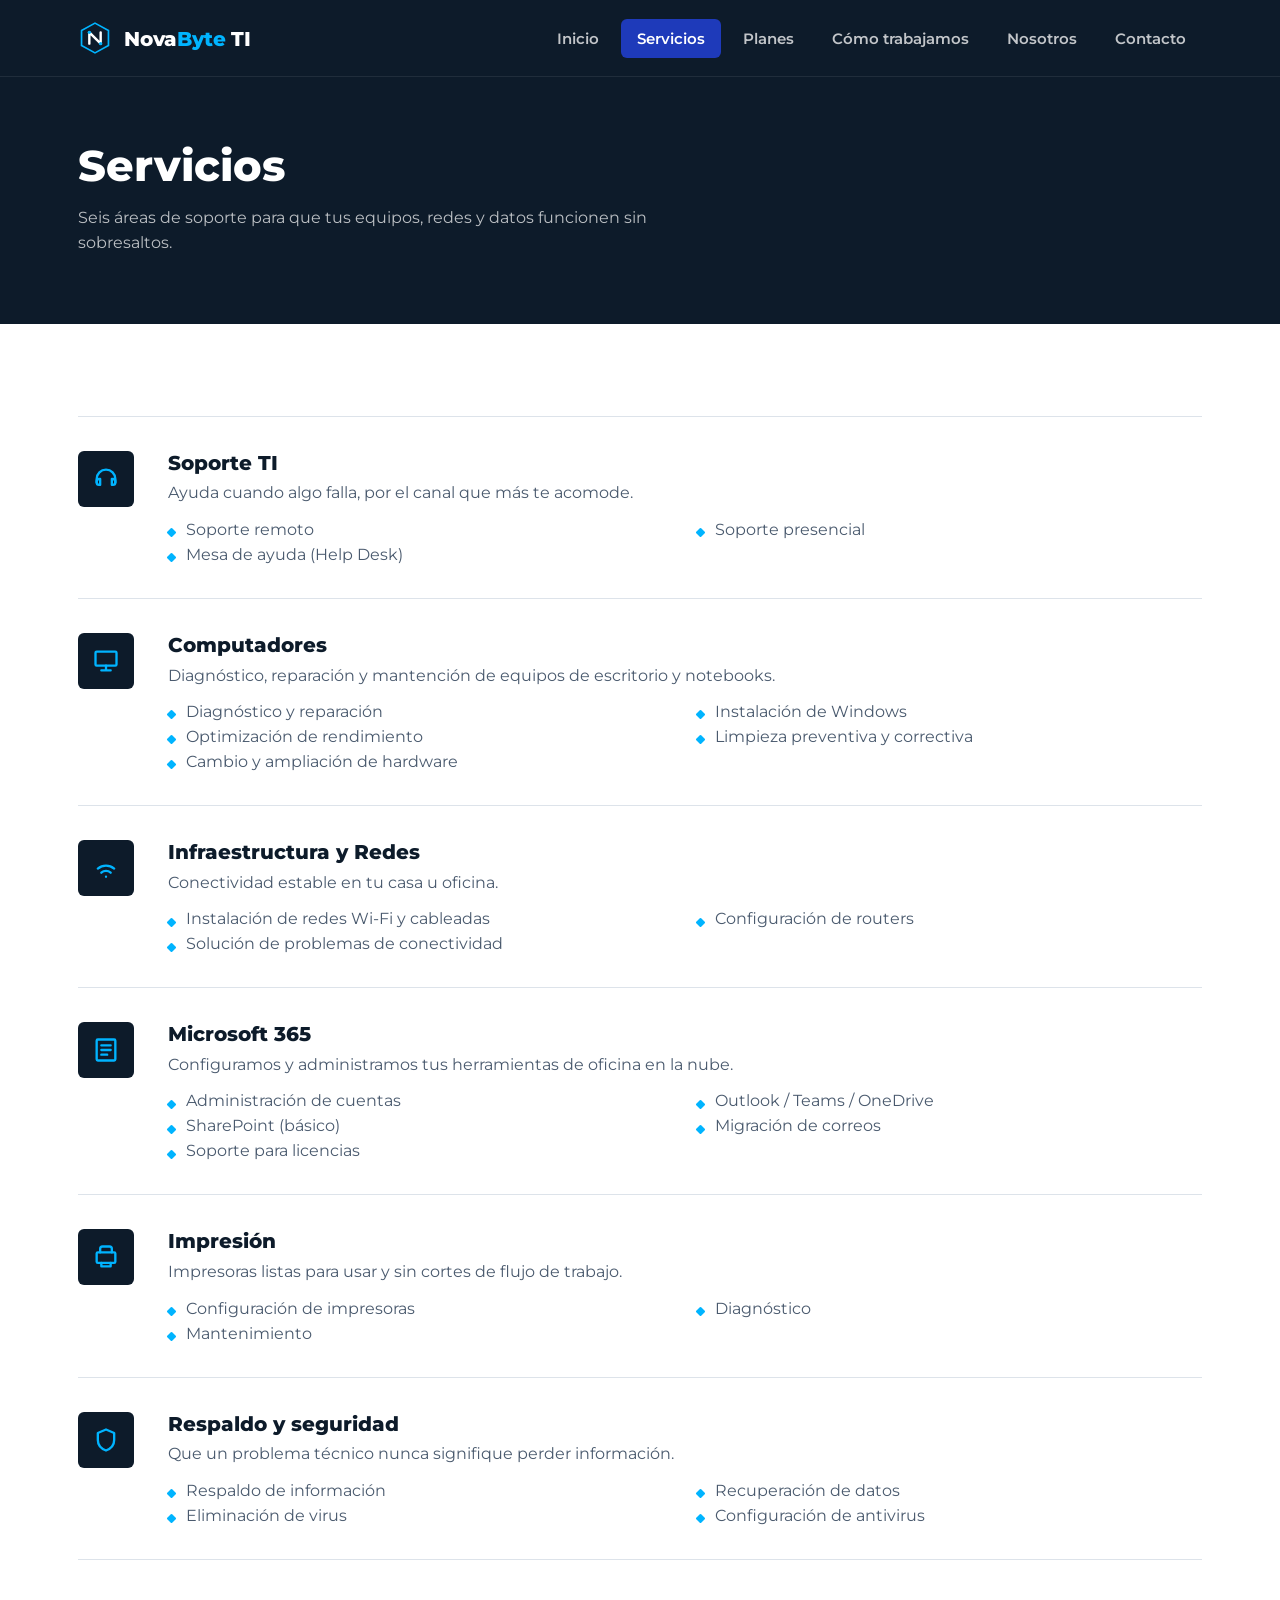
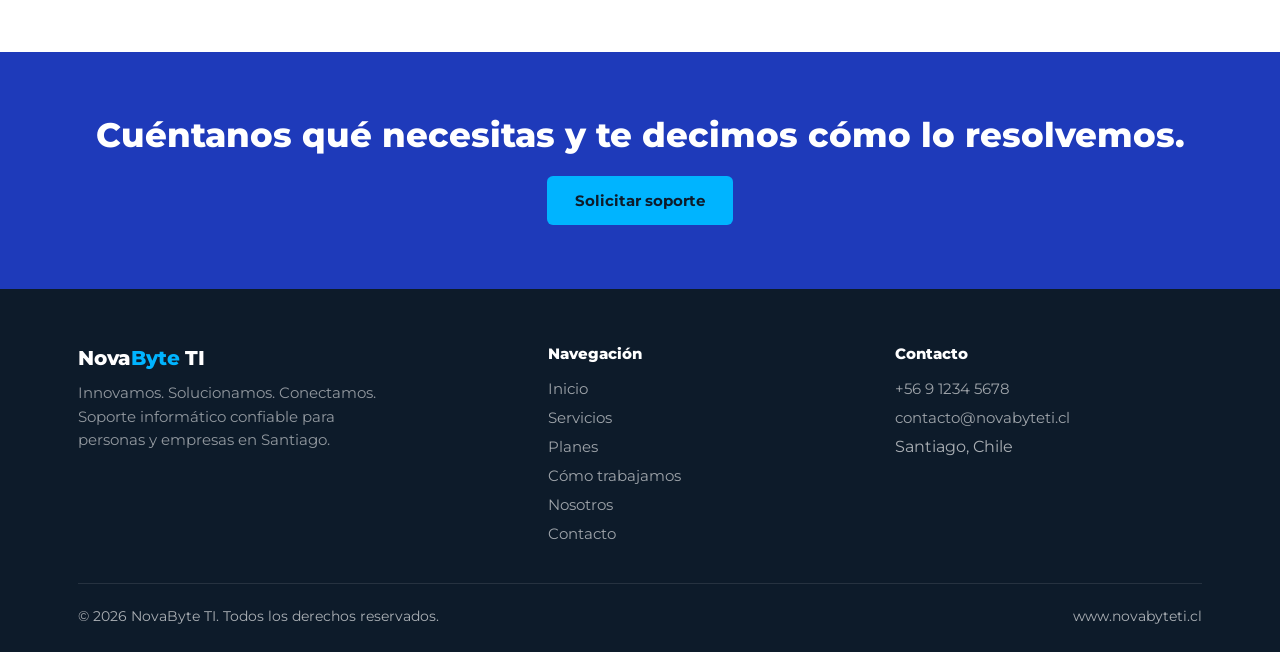
<file: servicios.html>
<!DOCTYPE html>
<html lang="es">
<head>
<meta charset="UTF-8">
<meta name="viewport" content="width=device-width, initial-scale=1.0">
<title>Servicios — NovaByte TI</title>
<meta name="description" content="Soporte técnico, computadores, redes, Microsoft 365, impresión, respaldo y seguridad para tu casa o empresa.">
<link rel="stylesheet" href="css/style.css">
</head>
<body>

<header class="site-header">
  <div class="wrap">
    <a href="index.html" class="brand">
      <svg viewBox="0 0 48 48" fill="none" xmlns="http://www.w3.org/2000/svg">
        <path d="M24 3 L43 13.5 V34.5 L24 45 L5 34.5 V13.5 Z" stroke="#00B4FF" stroke-width="2.4"/>
        <path d="M16 32V16L32 32V16" stroke="#FFFFFF" stroke-width="3.4" stroke-linecap="round" stroke-linejoin="round"/>
        <circle cx="16" cy="16" r="2.4" fill="#00B4FF"/>
        <circle cx="32" cy="32" r="2.4" fill="#00B4FF"/>
      </svg>
      <span class="brand-word">Nova<span>Byte</span> TI</span>
    </a>
    <button class="nav-toggle" aria-label="Abrir menú" aria-expanded="false">
      <svg viewBox="0 0 24 24" fill="none" stroke="currentColor" stroke-width="2"><path d="M3 6h18M3 12h18M3 18h18"/></svg>
    </button>
    <nav class="main-nav">
      <ul>
        <li><a href="index.html">Inicio</a></li>
        <li><a href="servicios.html" class="active">Servicios</a></li>
        <li><a href="planes.html">Planes</a></li>
        <li><a href="proceso.html">Cómo trabajamos</a></li>
        <li><a href="nosotros.html">Nosotros</a></li>
        <li><a href="contacto.html">Contacto</a></li>
      </ul>
    </nav>
  </div>
</header>

<section class="page-hero">
  <div class="wrap">
    <h1>Servicios</h1>
    <p>Seis áreas de soporte para que tus equipos, redes y datos funcionen sin sobresaltos.</p>
  </div>
</section>

<section class="section-light">
  <div class="wrap">

    <div class="service-row">
      <div class="service-icon">
        <svg viewBox="0 0 24 24" fill="none" stroke-width="2" stroke-linecap="round" stroke-linejoin="round"><path d="M4 15v-3a8 8 0 0116 0v3"/><path d="M20 15a2 2 0 01-2 2h-1v-5h1a2 2 0 012 2v1zM4 15a2 2 0 002 2h1v-5H6a2 2 0 00-2 2v1z"/></svg>
      </div>
      <div>
        <h3>Soporte TI</h3>
        <p>Ayuda cuando algo falla, por el canal que más te acomode.</p>
        <ul>
          <li>Soporte remoto</li>
          <li>Soporte presencial</li>
          <li>Mesa de ayuda (Help Desk)</li>
        </ul>
      </div>
    </div>

    <div class="service-row">
      <div class="service-icon">
        <svg viewBox="0 0 24 24" fill="none" stroke-width="2" stroke-linecap="round" stroke-linejoin="round"><rect x="3" y="4" width="18" height="12" rx="1"/><path d="M8 20h8M12 16v4"/></svg>
      </div>
      <div>
        <h3>Computadores</h3>
        <p>Diagnóstico, reparación y mantención de equipos de escritorio y notebooks.</p>
        <ul>
          <li>Diagnóstico y reparación</li>
          <li>Instalación de Windows</li>
          <li>Optimización de rendimiento</li>
          <li>Limpieza preventiva y correctiva</li>
          <li>Cambio y ampliación de hardware</li>
        </ul>
      </div>
    </div>

    <div class="service-row">
      <div class="service-icon">
        <svg viewBox="0 0 24 24" fill="none" stroke-width="2" stroke-linecap="round" stroke-linejoin="round"><path d="M5 12.5a11 11 0 0114 0M8 16a6 6 0 018 0M12 19.5h.01"/></svg>
      </div>
      <div>
        <h3>Infraestructura y Redes</h3>
        <p>Conectividad estable en tu casa u oficina.</p>
        <ul>
          <li>Instalación de redes Wi-Fi y cableadas</li>
          <li>Configuración de routers</li>
          <li>Solución de problemas de conectividad</li>
        </ul>
      </div>
    </div>

    <div class="service-row">
      <div class="service-icon">
        <svg viewBox="0 0 24 24" fill="none" stroke-width="2" stroke-linecap="round" stroke-linejoin="round"><rect x="4" y="3" width="16" height="18" rx="1"/><path d="M8 8h8M8 12h8M8 16h5"/></svg>
      </div>
      <div>
        <h3>Microsoft 365</h3>
        <p>Configuramos y administramos tus herramientas de oficina en la nube.</p>
        <ul>
          <li>Administración de cuentas</li>
          <li>Outlook / Teams / OneDrive</li>
          <li>SharePoint (básico)</li>
          <li>Migración de correos</li>
          <li>Soporte para licencias</li>
        </ul>
      </div>
    </div>

    <div class="service-row">
      <div class="service-icon">
        <svg viewBox="0 0 24 24" fill="none" stroke-width="2" stroke-linecap="round" stroke-linejoin="round"><rect x="4" y="8" width="16" height="9" rx="1"/><path d="M7 8V5a2 2 0 012-2h6a2 2 0 012 2v3M8 17v3h8v-3"/></svg>
      </div>
      <div>
        <h3>Impresión</h3>
        <p>Impresoras listas para usar y sin cortes de flujo de trabajo.</p>
        <ul>
          <li>Configuración de impresoras</li>
          <li>Diagnóstico</li>
          <li>Mantenimiento</li>
        </ul>
      </div>
    </div>

    <div class="service-row">
      <div class="service-icon">
        <svg viewBox="0 0 24 24" fill="none" stroke-width="2" stroke-linecap="round" stroke-linejoin="round"><path d="M12 3l7 3v6c0 4.5-3 7.5-7 9-4-1.5-7-4.5-7-9V6l7-3z"/></svg>
      </div>
      <div>
        <h3>Respaldo y seguridad</h3>
        <p>Que un problema técnico nunca signifique perder información.</p>
        <ul>
          <li>Respaldo de información</li>
          <li>Recuperación de datos</li>
          <li>Eliminación de virus</li>
          <li>Configuración de antivirus</li>
        </ul>
      </div>
    </div>

  </div>
</section>

<section class="cta-band">
  <div class="wrap">
    <h2>Cuéntanos qué necesitas y te decimos cómo lo resolvemos.</h2>
    <a href="contacto.html" class="btn btn-primary">Solicitar soporte</a>
  </div>
</section>

<footer class="site-footer">
  <div class="wrap">
    <div class="footer-grid">
      <div>
        <div class="brand-word">Nova<span style="color:#00B4FF">Byte</span> TI</div>
        <p>Innovamos. Solucionamos. Conectamos. Soporte informático confiable para personas y empresas en Santiago.</p>
      </div>
      <div class="footer-col">
        <h4>Navegación</h4>
        <ul>
          <li><a href="index.html">Inicio</a></li>
          <li><a href="servicios.html">Servicios</a></li>
        <li><a href="planes.html">Planes</a></li>
        <li><a href="proceso.html">Cómo trabajamos</a></li>
          <li><a href="nosotros.html">Nosotros</a></li>
          <li><a href="contacto.html">Contacto</a></li>
        </ul>
      </div>
      <div class="footer-col">
        <h4>Contacto</h4>
        <ul>
          <li><a href="tel:+56912345678">+56 9 1234 5678</a></li>
          <li><a href="mailto:contacto@novabyteti.cl">contacto@novabyteti.cl</a></li>
          <li><span>Santiago, Chile</span></li>
        </ul>
      </div>
    </div>
    <div class="footer-bottom">
      <span>© 2026 NovaByte TI. Todos los derechos reservados.</span>
      <span>www.novabyteti.cl</span>
    </div>
  </div>
</footer>

<script src="js/main.js"></script>
</body>
</html>
</file>
<file: css/style.css>
@import url('https://fonts.googleapis.com/css2?family=Montserrat:ital,wght@0,400;0,500;0,600;0,700;0,800;1,500&display=swap');

:root{
  --navy: #0D1B2A;
  --navy-soft: #142943;
  --blue: #1E3ABA;
  --cyan: #00B4FF;
  --grey: #F2F4F7;
  --white: #FFFFFF;
  --ink: #0D1B2A;
  --ink-soft: #4A5A6E;
  --line: #DDE3EA;

  --font: 'Montserrat', sans-serif;

  --maxw: 1180px;
  --radius: 6px;
}

*{ box-sizing: border-box; }
html{ scroll-behavior: smooth; }
body{
  margin:0;
  font-family: var(--font);
  color: var(--ink);
  background: var(--white);
  -webkit-font-smoothing: antialiased;
}
img{ max-width:100%; display:block; }
a{ color:inherit; text-decoration:none; }
ul{ margin:0; padding:0; list-style:none; }
h1,h2,h3,h4{ margin:0; font-weight:800; line-height:1.15; }
p{ margin:0; line-height:1.6; color: var(--ink-soft); }

.wrap{
  max-width: var(--maxw);
  margin: 0 auto;
  padding: 0 28px;
}

:focus-visible{
  outline: 3px solid var(--cyan);
  outline-offset: 2px;
}

@media (prefers-reduced-motion: reduce){
  *{ animation-duration: 0.001ms !important; transition-duration: 0.001ms !important; }
}

/* ---------- Header ---------- */
.site-header{
  position: sticky;
  top:0;
  z-index: 50;
  background: var(--navy);
  border-bottom: 1px solid rgba(255,255,255,0.08);
}
.site-header .wrap{
  display:flex;
  align-items:center;
  justify-content:space-between;
  height: 76px;
}
.brand{
  display:flex;
  align-items:center;
  gap:12px;
}
.brand svg{ width:34px; height:34px; flex-shrink:0; }
.brand-word{
  font-size: 1.28rem;
  font-weight: 800;
  color: var(--white);
  letter-spacing: -0.01em;
}
.brand-word span{ color: var(--cyan); }

nav.main-nav ul{
  display:flex;
  gap: 6px;
}
nav.main-nav a{
  display:block;
  padding: 10px 16px;
  font-size: 0.95rem;
  font-weight: 600;
  color: rgba(255,255,255,0.75);
  border-radius: var(--radius);
  transition: color .15s ease, background .15s ease;
}
nav.main-nav a:hover{ color: var(--white); background: rgba(255,255,255,0.06); }
nav.main-nav a.active{ color: var(--white); background: var(--blue); }

.nav-toggle{
  display:none;
  background:none;
  border:none;
  color: var(--white);
  width: 40px;
  height: 40px;
  cursor:pointer;
}
.nav-toggle svg{ width:24px; height:24px; }

@media (max-width: 820px){
  nav.main-nav{
    position:absolute;
    top:76px; left:0; right:0;
    background: var(--navy);
    border-bottom: 1px solid rgba(255,255,255,0.08);
    max-height:0;
    overflow:hidden;
    transition: max-height .25s ease;
  }
  nav.main-nav.open{ max-height:320px; }
  nav.main-nav ul{ flex-direction:column; padding: 8px 28px 20px; }
  nav.main-nav a{ padding: 12px 8px; }
  .nav-toggle{ display:block; }
}

/* ---------- Buttons ---------- */
.btn{
  display:inline-flex;
  align-items:center;
  gap:8px;
  padding: 13px 26px;
  border-radius: var(--radius);
  font-weight: 700;
  font-size: 0.95rem;
  cursor:pointer;
  border: 2px solid transparent;
  transition: transform .15s ease, background .15s ease, border-color .15s ease;
}
.btn-primary{ background: var(--cyan); color: var(--navy); }
.btn-primary:hover{ background: #33c2ff; }
.btn-ghost{ border-color: rgba(255,255,255,0.35); color: var(--white); }
.btn-ghost:hover{ border-color: var(--cyan); color: var(--cyan); }
.btn-dark{ background: var(--navy); color: var(--white); }
.btn-dark:hover{ background: var(--navy-soft); }

/* ---------- Hero ---------- */
.hero{
  background: var(--navy);
  color: var(--white);
  position: relative;
  overflow:hidden;
  padding: 88px 0 100px;
}
.hero .wrap{
  display:grid;
  grid-template-columns: 1.05fr 0.95fr;
  gap: 48px;
  align-items:center;
  position:relative;
  z-index:2;
}
.hero-eyebrow{
  color: var(--cyan);
  font-weight: 700;
  font-size: 1rem;
  margin-bottom: 18px;
}
.hero h1{
  font-size: clamp(2.4rem, 4.2vw, 3.6rem);
  color: var(--white);
  margin-bottom: 22px;
}
.hero h1 em{
  font-style:normal;
  color: var(--cyan);
}
.hero p.lead{
  color: rgba(255,255,255,0.78);
  font-size: 1.12rem;
  max-width: 46ch;
  margin-bottom: 34px;
}
.hero-actions{ display:flex; gap:14px; flex-wrap:wrap; }
.hero-art{ position:relative; }
.circuit-bg{
  position:absolute;
  inset:0;
  z-index:1;
  opacity: 0.35;
  pointer-events:none;
}

@media (max-width: 900px){
  .hero .wrap{ grid-template-columns: 1fr; }
  .hero-art{ order:-1; max-width: 280px; margin: 0 auto; }
}

/* ---------- Section basics ---------- */
section{ padding: 92px 0; }
.section-light{ background: var(--white); }
.section-grey{ background: var(--grey); }
.section-navy{ background: var(--navy); color: var(--white); }

.kicker{
  font-weight: 700;
  color: var(--blue);
  font-size: 0.98rem;
  margin-bottom: 14px;
}
.section-navy .kicker{ color: var(--cyan); }
.section-head{ max-width: 620px; margin-bottom: 56px; }
.section-head h2{ font-size: clamp(1.7rem, 2.6vw, 2.35rem); margin-bottom: 16px; }
.section-navy .section-head h2{ color: var(--white); }
.section-navy .section-head p{ color: rgba(255,255,255,0.72); }
.section-head p{ font-size: 1.05rem; }

/* ---------- Service rows ---------- */
.service-row{
  display:grid;
  grid-template-columns: 64px 1fr;
  gap: 26px;
  padding: 34px 0;
  border-top: 1px solid var(--line);
}
.service-row:last-child{ border-bottom: 1px solid var(--line); }
.service-icon{
  width:56px; height:56px;
  display:flex; align-items:center; justify-content:center;
  background: var(--navy);
  border-radius: var(--radius);
}
.service-icon svg{ width:28px; height:28px; stroke: var(--cyan); }
.service-row h3{ font-size: 1.28rem; margin-bottom: 6px; }
.service-row ul{ margin-top: 14px; display:grid; grid-template-columns: repeat(2,1fr); gap: 6px 24px; }
.service-row li{
  color: var(--ink-soft);
  font-size: 0.97rem;
  padding-left: 18px;
  position:relative;
}
.service-row li::before{
  content:"";
  position:absolute; left:0; top: 0.6em;
  width:7px; height:7px;
  background: var(--cyan);
  border-radius: 1px;
  transform: rotate(45deg);
}
@media (max-width: 640px){
  .service-row{ grid-template-columns: 1fr; }
  .service-row ul{ grid-template-columns: 1fr; }
}

/* ---------- Values ---------- */
.values-row{
  display:grid;
  grid-template-columns: repeat(4, 1fr);
  gap: 28px;
}
.value-item{ border-top: 3px solid var(--cyan); padding-top: 20px; }
.value-item h3{ font-size: 1.1rem; margin-bottom: 8px; }
.value-item p{ font-size: 0.95rem; }
@media (max-width: 820px){
  .values-row{ grid-template-columns: 1fr 1fr; }
}
@media (max-width: 480px){
  .values-row{ grid-template-columns: 1fr; }
}

/* ---------- Meaning strip (Nova / Byte / TI) ---------- */
.meaning-row{
  display:grid;
  grid-template-columns: repeat(3, 1fr);
  gap: 28px;
}
.meaning-item{
  background: rgba(255,255,255,0.04);
  border: 1px solid rgba(255,255,255,0.12);
  border-radius: var(--radius);
  padding: 28px;
}
.meaning-item .tag{
  display:inline-block;
  color: var(--cyan);
  font-weight: 800;
  font-size: 1.05rem;
  margin-bottom: 10px;
}
.meaning-item p{ color: rgba(255,255,255,0.72); font-size: 0.96rem; }
@media (max-width: 760px){
  .meaning-row{ grid-template-columns: 1fr; }
}

/* ---------- Mission / vision ---------- */
.mv-grid{
  display:grid;
  grid-template-columns: 1fr 1fr;
  gap: 40px;
}
.mv-card{
  background: var(--white);
  border: 1px solid var(--line);
  border-radius: var(--radius);
  padding: 34px;
}
.mv-card h3{ font-size: 1.2rem; margin-bottom: 12px; color: var(--blue); }
.mv-card p{ font-size: 1rem; }
@media (max-width: 700px){ .mv-grid{ grid-template-columns: 1fr; } }

/* ---------- Founder ---------- */
.founder{
  display:grid;
  grid-template-columns: 200px 1fr;
  gap: 40px;
  align-items:center;
  background: var(--grey);
  border-radius: var(--radius);
  padding: 40px;
}
.founder-avatar{
  width: 160px; height:160px;
  border-radius: 50%;
  background: var(--navy);
  display:flex; align-items:center; justify-content:center;
  color: var(--white);
  font-size: 2.4rem;
  font-weight: 800;
}
.founder h3{ font-size: 1.3rem; margin-bottom: 4px; }
.founder .role{ color: var(--blue); font-weight: 700; margin-bottom: 14px; display:block; }
@media (max-width: 640px){
  .founder{ grid-template-columns: 1fr; text-align:center; justify-items:center; }
}

/* ---------- Timeline (why us) ---------- */
.why-grid{
  display:grid;
  grid-template-columns: repeat(3, 1fr);
  gap: 30px;
}
.why-item h3{ font-size: 1.1rem; margin-bottom: 10px; }
.why-item .num{
  display:block;
  font-size: 0.85rem;
  font-weight: 700;
  color: var(--cyan);
  margin-bottom: 12px;
}
@media (max-width: 820px){ .why-grid{ grid-template-columns: 1fr; } }

/* ---------- Contact ---------- */
.contact-grid{
  display:grid;
  grid-template-columns: 1fr 1.15fr;
  gap: 54px;
}
.contact-info h2{ font-size: 1.9rem; margin-bottom: 18px; }
.contact-list{ margin-top: 30px; display:flex; flex-direction:column; gap: 20px; }
.contact-list li{ display:flex; gap: 16px; align-items:flex-start; }
.contact-list .ci-icon{
  width:40px; height:40px; flex-shrink:0;
  background: var(--navy);
  border-radius: var(--radius);
  display:flex; align-items:center; justify-content:center;
}
.contact-list .ci-icon svg{ width:20px; height:20px; stroke: var(--cyan); }
.contact-list strong{ display:block; font-size: 0.85rem; color: var(--ink-soft); font-weight:600; }
.contact-list span, .contact-list a{ font-size: 1.02rem; font-weight: 600; }

.form-card{
  background: var(--white);
  border: 1px solid var(--line);
  border-radius: var(--radius);
  padding: 36px;
  box-shadow: 0 20px 50px -30px rgba(13,27,42,0.35);
}
.field{ margin-bottom: 20px; }
.field label{ display:block; font-size: 0.9rem; font-weight:700; margin-bottom: 8px; }
.field input, .field select, .field textarea{
  width:100%;
  padding: 12px 14px;
  border: 1.5px solid var(--line);
  border-radius: var(--radius);
  font-family: var(--font);
  font-size: 0.98rem;
  color: var(--ink);
  background: var(--white);
}
.field input:focus, .field select:focus, .field textarea:focus{
  border-color: var(--cyan);
  outline: none;
}
.field textarea{ resize: vertical; min-height: 110px; }
.form-note{ font-size: 0.85rem; color: var(--ink-soft); margin-top: 14px; }
.form-status{ margin-top: 16px; font-weight:700; font-size: 0.95rem; display:none; }
.form-status.show{ display:block; }

@media (max-width: 860px){ .contact-grid{ grid-template-columns: 1fr; } }

/* ---------- Map placeholder ---------- */
.map-strip{
  margin-top: 60px;
  border-radius: var(--radius);
  overflow:hidden;
  border: 1px solid var(--line);
}

/* ---------- CTA band ---------- */
.cta-band{
  background: var(--blue);
  color: var(--white);
  text-align:center;
  padding: 64px 0;
}
.cta-band h2{ color:var(--white); font-size: clamp(1.5rem,3vw,2.1rem); margin-bottom: 22px; }

/* ---------- Footer ---------- */
footer.site-footer{
  background: var(--navy);
  color: rgba(255,255,255,0.65);
  padding: 56px 0 28px;
}
.footer-grid{
  display:grid;
  grid-template-columns: 1.4fr 1fr 1fr;
  gap: 40px;
  padding-bottom: 40px;
  border-bottom: 1px solid rgba(255,255,255,0.1);
}
.footer-grid .brand-word{ margin-bottom: 12px; }
.footer-grid p{ color: rgba(255,255,255,0.55); font-size: 0.92rem; max-width: 32ch; }
.footer-col h4{ color: var(--white); font-size: 0.95rem; margin-bottom: 16px; }
.footer-col ul{ display:flex; flex-direction:column; gap: 10px; }
.footer-col a{ color: rgba(255,255,255,0.6); font-size: 0.92rem; }
.footer-col a:hover{ color: var(--cyan); }
.footer-bottom{
  padding-top: 24px;
  display:flex;
  justify-content:space-between;
  flex-wrap:wrap;
  gap: 10px;
  font-size: 0.85rem;
}
@media (max-width: 700px){
  .footer-grid{ grid-template-columns: 1fr; }
}

/* ---------- Process steps ---------- */
.process-step{
  display:grid;
  grid-template-columns: 76px 1fr;
  gap: 26px;
  padding: 30px 0;
  border-top: 1px solid var(--line);
}
.process-step:last-child{ border-bottom: 1px solid var(--line); }
.process-num{
  font-size: 1.7rem;
  font-weight: 800;
  color: var(--cyan);
  -webkit-text-stroke: 1px var(--blue);
}
.process-step h3{ font-size: 1.2rem; margin-bottom: 8px; }
.process-step p{ font-size: 0.98rem; max-width: 60ch; }
@media (max-width: 640px){
  .process-step{ grid-template-columns: 1fr; gap: 8px; }
}

/* ---------- Pricing plans ---------- */
.plans-grid{
  display:grid;
  grid-template-columns: repeat(3, 1fr);
  gap: 26px;
  align-items: start;
}
.plan-card{
  border: 1px solid var(--line);
  border-radius: var(--radius);
  padding: 30px 26px;
  background: var(--white);
}
.plan-card.featured{
  border: 2px solid var(--cyan);
  box-shadow: 0 20px 50px -30px rgba(0,180,255,0.45);
  position: relative;
}
.plan-badge{
  display:inline-block;
  background: var(--cyan);
  color: var(--navy);
  font-size: 0.78rem;
  font-weight: 800;
  padding: 4px 12px;
  border-radius: 999px;
  margin-bottom: 14px;
}
.plan-name{ font-size: 1.3rem; margin-bottom: 6px; }
.plan-price{
  font-size: 1.7rem;
  font-weight: 800;
  color: var(--blue);
  margin-bottom: 4px;
}
.plan-price span{ font-size: 0.85rem; font-weight: 600; color: var(--ink-soft); }
.plan-note{ font-size: 0.85rem; color: var(--ink-soft); margin-bottom: 22px; }
.plan-features{ display:flex; flex-direction:column; gap: 12px; }
.plan-features li{
  display:flex;
  justify-content: space-between;
  gap: 12px;
  font-size: 0.92rem;
  padding-bottom: 12px;
  border-bottom: 1px solid var(--line);
}
.plan-features li:last-child{ border-bottom: none; padding-bottom: 0; }
.plan-features .feat-label{ color: var(--ink-soft); }
.plan-features .feat-value{ font-weight: 700; text-align: right; }
.plan-features .feat-yes{ color: var(--blue); }
.plan-features .feat-no{ color: var(--ink-soft); opacity: 0.5; }

@media (max-width: 940px){
  .plans-grid{ grid-template-columns: 1fr; }
}

.addons-table{
  width: 100%;
  border-collapse: collapse;
  margin-top: 20px;
}
.addons-table th{
  text-align:left;
  font-size: 0.85rem;
  color: var(--ink-soft);
  font-weight: 700;
  padding: 10px 14px;
  border-bottom: 2px solid var(--line);
}
.addons-table td{
  padding: 14px;
  border-bottom: 1px solid var(--line);
  font-size: 0.98rem;
}
.addons-table td:last-child{ font-weight: 700; color: var(--blue); text-align:right; }
.addons-table th:last-child{ text-align:right; }

/* Page hero (non-home) */
.page-hero{
  background: var(--navy);
  color: var(--white);
  padding: 64px 0 68px;
  position:relative;
  overflow:hidden;
}
.page-hero h1{ font-size: clamp(2rem, 3.4vw, 2.7rem); color:var(--white); position:relative; z-index:2; }
.page-hero p{ color: rgba(255,255,255,0.72); margin-top: 14px; max-width: 52ch; position:relative; z-index:2; }
</file>
